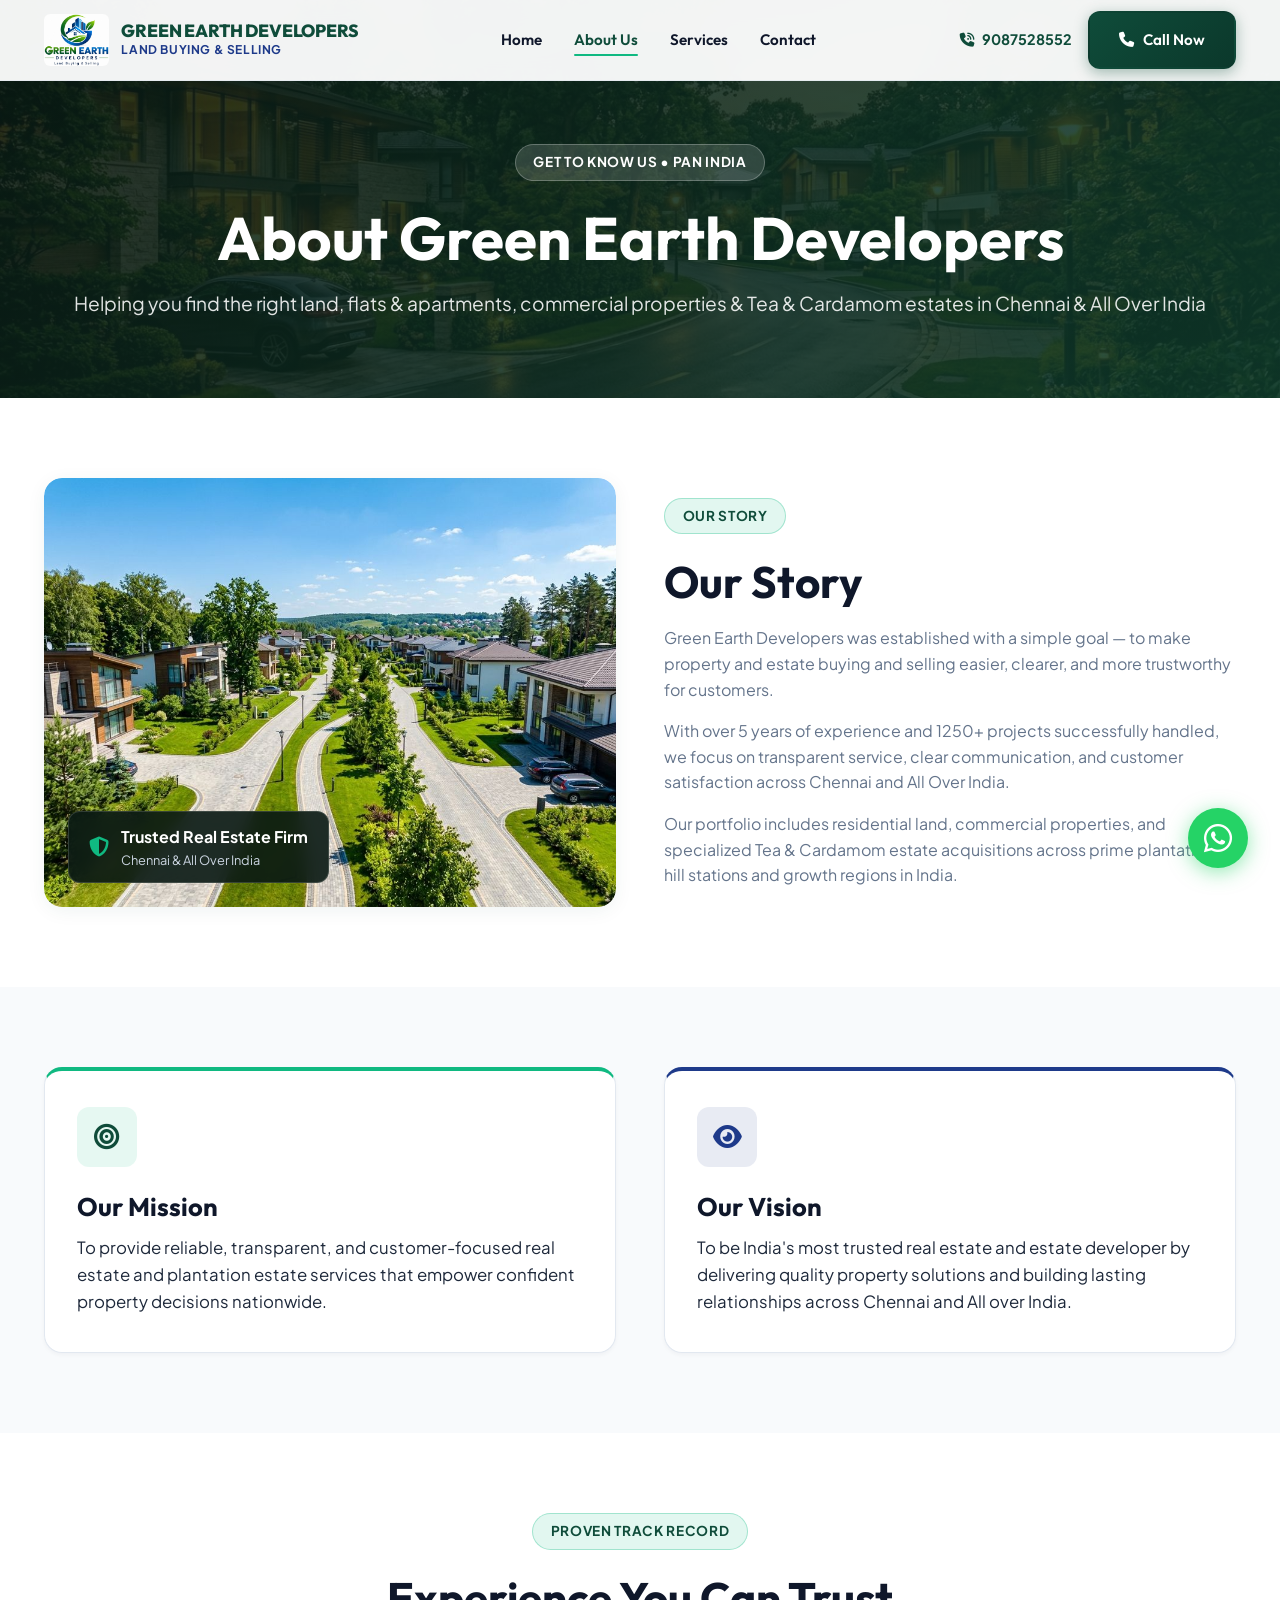
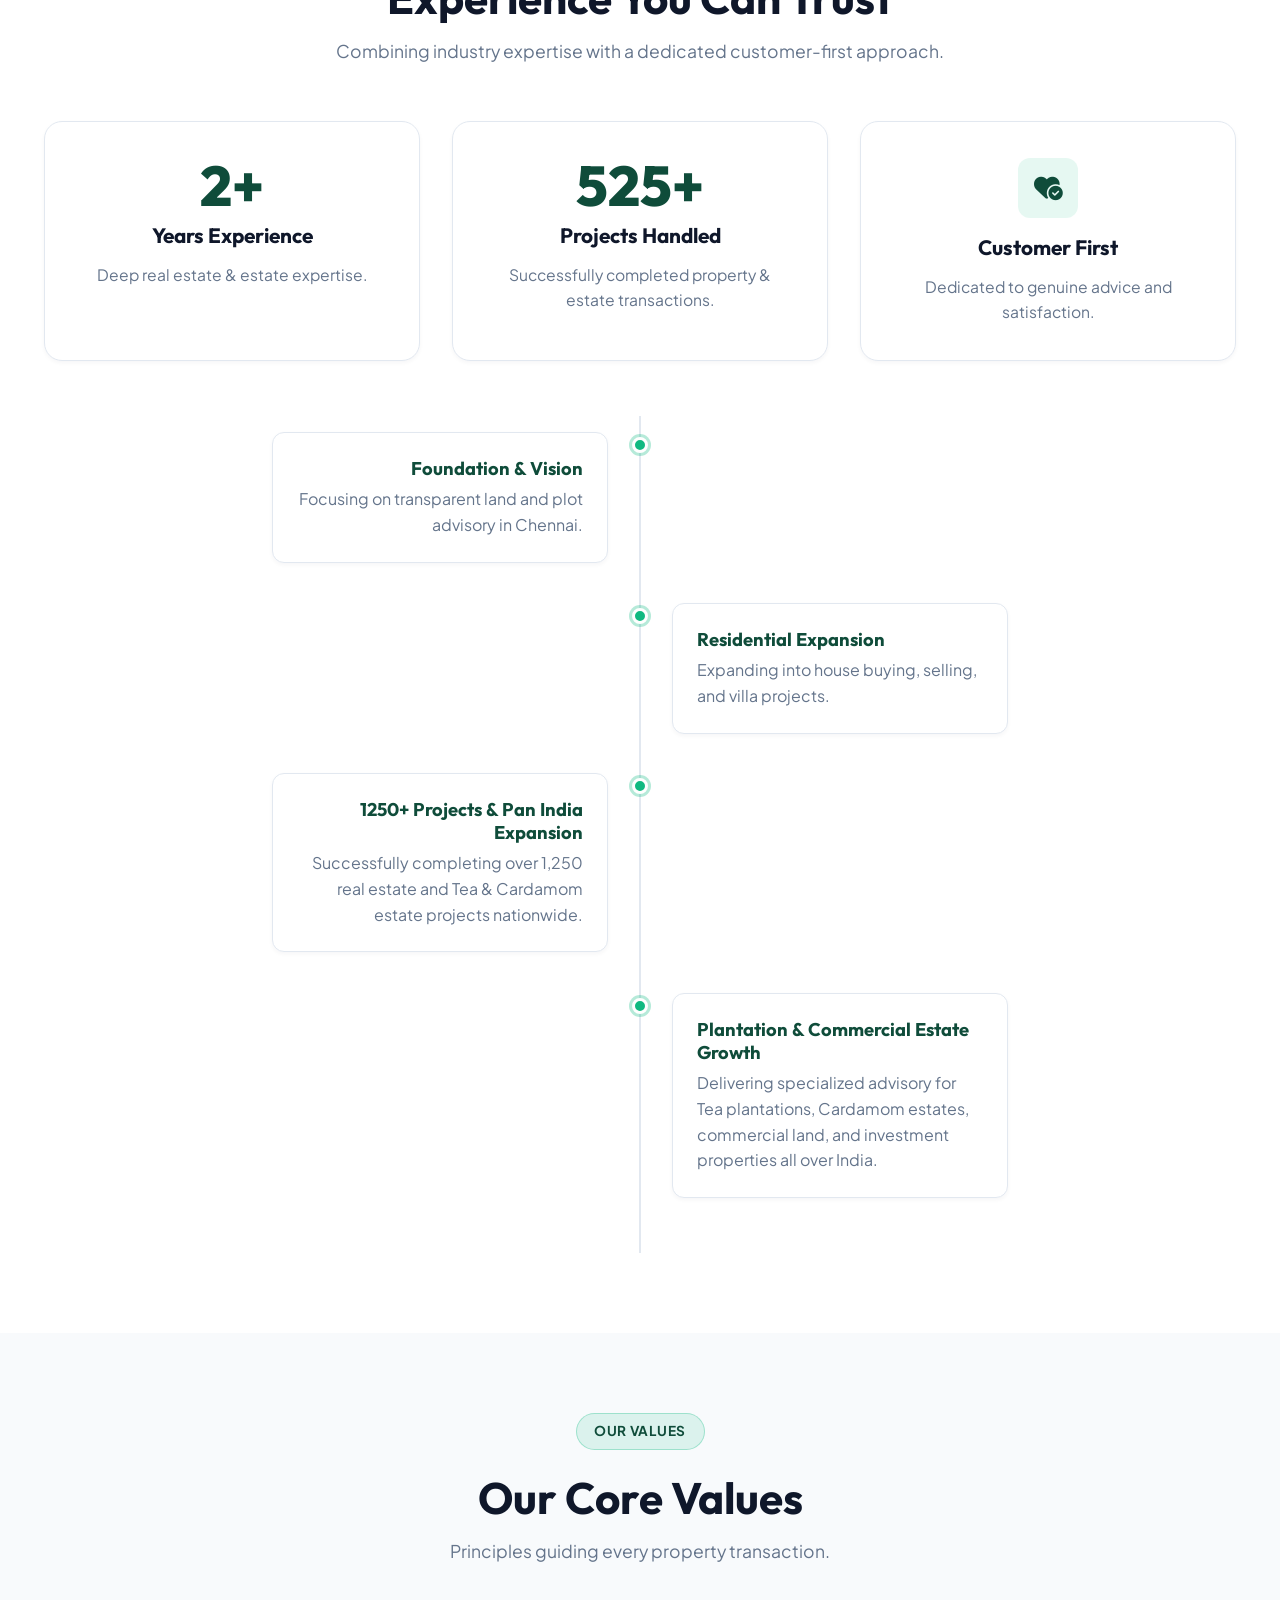
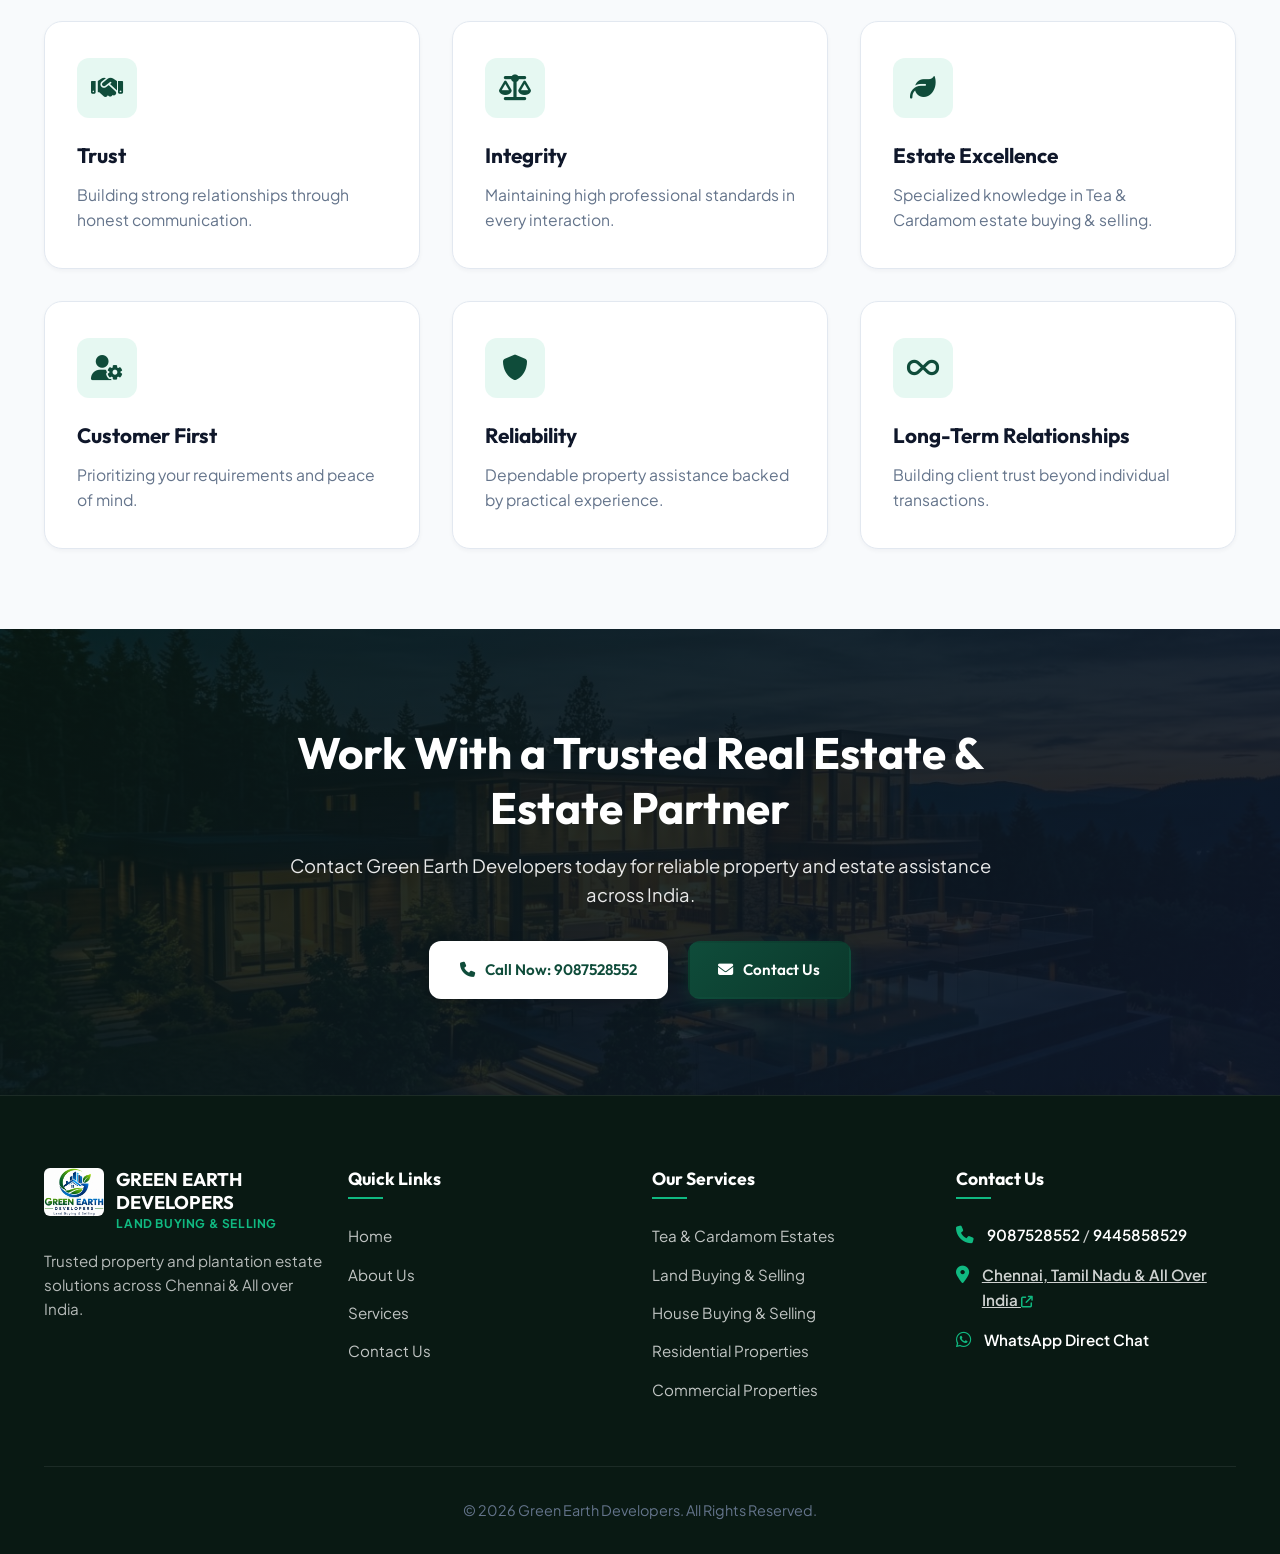
<file: about.html>
<!DOCTYPE html>
<html lang="en">
<head>
  <meta charset="UTF-8">
  <meta name="viewport" content="width=device-width, initial-scale=1.0">
  <title>About Green Earth Developers | Real Estate & Estate Firm Chennai & All Over India</title>
  <meta name="description" content="Learn about Green Earth Developers - over 5 years of experience and 1250+ projects in land, residential property, and tea & cardamom estates across Chennai and All over India.">
  
  <link rel="icon" type="image/jpeg" href="logo.jpg">
  <link rel="preconnect" href="https://cdnjs.cloudflare.com" crossorigin>
  <link rel="stylesheet" href="https://cdnjs.cloudflare.com/ajax/libs/font-awesome/6.4.0/css/all.min.css">
  <link rel="stylesheet" href="styles.css">
</head>
<body>

  <!-- STICKY HEADER -->
  <header class="header">
    <div class="container header-container">
      <a href="index.html" class="brand-logo">
        <img src="logo.jpg" alt="Green Earth Developers Logo">
        <div class="brand-info">
          <span class="brand-title">GREEN EARTH DEVELOPERS</span>
          <span class="brand-tagline">Land Buying & Selling</span>
        </div>
      </a>

      <nav>
        <ul class="nav-menu">
          <li><a href="index.html" class="nav-link">Home</a></li>
          <li><a href="about.html" class="nav-link active">About Us</a></li>
          <li><a href="services.html" class="nav-link">Services</a></li>
          <li><a href="contact.html" class="nav-link">Contact</a></li>
        </ul>
      </nav>

      <div class="header-right">
        <a href="tel:9087528552" class="phone-quick-link">
          <i class="fa-solid fa-phone-volume"></i> 9087528552
        </a>
        <a href="tel:9087528552" class="btn btn-primary">
          <i class="fa-solid fa-phone"></i> Call Now
        </a>
        <button class="mobile-toggle" aria-label="Toggle Menu">
          <i class="fa-solid fa-bars-staggered"></i>
        </button>
      </div>
    </div>
  </header>

  <!-- MOBILE DRAWER -->
  <div class="drawer-overlay"></div>
  <div class="mobile-drawer">
    <div class="drawer-header">
      <a href="index.html" class="brand-logo">
        <img src="logo.jpg" alt="Green Earth Logo">
        <div class="brand-info">
          <span class="brand-title">GREEN EARTH DEVELOPERS</span>
          <span class="brand-tagline">Land Buying & Selling</span>
        </div>
      </a>
      <button class="drawer-close" aria-label="Close Menu">
        <i class="fa-solid fa-xmark"></i>
      </button>
    </div>
    <ul class="drawer-menu">
      <li><a href="index.html" class="drawer-link">Home</a></li>
      <li><a href="about.html" class="drawer-link active">About Us</a></li>
      <li><a href="services.html" class="drawer-link">Services</a></li>
      <li><a href="contact.html" class="drawer-link">Contact</a></li>
    </ul>
    <div class="drawer-actions">
      <a href="tel:9087528552" class="btn btn-primary">
        <i class="fa-solid fa-phone"></i> Call Now: 9087528552
      </a>
      <a href="https://wa.me/919087528552?text=Hello%20Green%20Earth%20Developers,%20I%20have%20an%20enquiry." target="_blank" rel="noopener" class="btn btn-whatsapp">
        <i class="fa-brands fa-whatsapp"></i> WhatsApp Us
      </a>
    </div>
  </div>

  <!-- ABOUT HERO -->
  <section class="page-hero" style="background-image: url('hero-about.jpg');">
    <div class="page-hero-overlay"></div>
    <div class="container text-center">
      <span class="badge-pill badge-light">GET TO KNOW US &bull; PAN INDIA</span>
      <h1>About Green Earth Developers</h1>
      <p>Helping you find the right land, flats & apartments, commercial properties & Tea & Cardamom estates in Chennai & All Over India</p>
    </div>
  </section>

  <!-- OUR STORY -->
  <section class="section-padding" style="background-color: #FFFFFF;">
    <div class="container">
      <div class="grid-2">
        <div class="img-wrapper aspect-4-3" style="overflow: hidden; border-radius: var(--radius-lg); position: relative;">
          <video autoplay loop muted playsinline poster="intro-home.jpg" style="width: 100%; height: 100%; object-fit: cover; display: block; border-radius: var(--radius-lg);">
            <source src="about-video.mp4" type="video/mp4">
            <source src="1789659333573282.mp4" type="video/mp4">
            <img decoding="async" loading="lazy" src="intro-home.jpg" alt="Green Earth Housing Development">
          </video>
          <div class="img-badge">
            <i class="fa-solid fa-shield-halved"></i>
            <div>
              <strong>Trusted Real Estate Firm</strong>
              <div style="font-size: 0.8rem; color: #CBD5E1;">Chennai & All Over India</div>
            </div>
          </div>
        </div>

        <div>
          <span class="badge-pill">OUR STORY</span>
          <h2 style="margin-bottom: 1rem;">Our Story</h2>
          <p>Green Earth Developers was established with a simple goal — to make property and estate buying and selling easier, clearer, and more trustworthy for customers.</p>
          <p>With over 5 years of experience and 1250+ projects successfully handled, we focus on transparent service, clear communication, and customer satisfaction across Chennai and All Over India.</p>
          <p>Our portfolio includes residential land, commercial properties, and specialized Tea & Cardamom estate acquisitions across prime plantation hill stations and growth regions in India.</p>
        </div>
      </div>
    </div>
  </section>

  <!-- MISSION & VISION -->
  <section class="section-padding" style="background-color: var(--bg-light);">
    <div class="container">
      <div class="grid-2">
        <!-- MISSION CARD -->
        <div class="card" style="border-top: 4px solid var(--primary-accent);">
          <div class="card-icon"><i class="fa-solid fa-bullseye"></i></div>
          <h2 style="font-size: 1.6rem; margin-bottom: 0.75rem;">Our Mission</h2>
          <p style="font-size: 1.05rem; line-height: 1.6; color: var(--text-main);">To provide reliable, transparent, and customer-focused real estate and plantation estate services that empower confident property decisions nationwide.</p>
        </div>

        <!-- VISION CARD -->
        <div class="card" style="border-top: 4px solid var(--secondary-blue);">
          <div class="card-icon" style="background: rgba(30, 58, 138, 0.1); color: var(--secondary-blue);"><i class="fa-solid fa-eye"></i></div>
          <h2 style="font-size: 1.6rem; margin-bottom: 0.75rem;">Our Vision</h2>
          <p style="font-size: 1.05rem; line-height: 1.6; color: var(--text-main);">To be India's most trusted real estate and estate developer by delivering quality property solutions and building lasting relationships across Chennai and All over India.</p>
        </div>
      </div>
    </div>
  </section>

  <!-- OUR EXPERIENCE SECTION -->
  <section class="section-padding" style="background-color: #FFFFFF;">
    <div class="container">
      <div class="section-header text-center">
        <span class="badge-pill">PROVEN TRACK RECORD</span>
        <h2>Experience You Can Trust</h2>
        <p>Combining industry expertise with a dedicated customer-first approach.</p>
      </div>

      <div class="grid-3" style="margin-bottom: 3.5rem;">
        <div class="card text-center" style="align-items: center;">
          <div class="stat-number" style="font-size: 3.5rem; color: var(--primary-dark);" data-target="5+">5+</div>
          <h3>Years Experience</h3>
          <p>Deep real estate & estate expertise.</p>
        </div>

        <div class="card text-center" style="align-items: center;">
          <div class="stat-number" style="font-size: 3.5rem; color: var(--primary-dark);" data-target="1250+">1250+</div>
          <h3>Projects Handled</h3>
          <p>Successfully completed property & estate transactions.</p>
        </div>

        <div class="card text-center" style="align-items: center;">
          <div class="card-icon" style="margin-bottom: 1rem;"><i class="fa-solid fa-heart-circle-check"></i></div>
          <h3>Customer First</h3>
          <p>Dedicated to genuine advice and satisfaction.</p>
        </div>
      </div>

      <!-- TIMELINE -->
      <div class="timeline">
        <div class="timeline-item">
          <div class="timeline-dot"></div>
          <div class="timeline-content">
            <h4>Foundation & Vision</h4>
            <p>Focusing on transparent land and plot advisory in Chennai.</p>
          </div>
        </div>

        <div class="timeline-item">
          <div class="timeline-dot"></div>
          <div class="timeline-content">
            <h4>Residential Expansion</h4>
            <p>Expanding into house buying, selling, and villa projects.</p>
          </div>
        </div>

        <div class="timeline-item">
          <div class="timeline-dot"></div>
          <div class="timeline-content">
            <h4>1250+ Projects & Pan India Expansion</h4>
            <p>Successfully completing over 1,250 real estate and Tea & Cardamom estate projects nationwide.</p>
          </div>
        </div>

        <div class="timeline-item">
          <div class="timeline-dot"></div>
          <div class="timeline-content">
            <h4>Plantation & Commercial Estate Growth</h4>
            <p>Delivering specialized advisory for Tea plantations, Cardamom estates, commercial land, and investment properties all over India.</p>
          </div>
        </div>
      </div>
    </div>
  </section>

  <!-- CORE VALUES -->
  <section class="section-padding" style="background-color: var(--bg-light);">
    <div class="container">
      <div class="section-header text-center">
        <span class="badge-pill">OUR VALUES</span>
        <h2>Our Core Values</h2>
        <p>Principles guiding every property transaction.</p>
      </div>

      <div class="grid-3">
        <div class="card">
          <div class="card-icon"><i class="fa-solid fa-handshake"></i></div>
          <h3>Trust</h3>
          <p>Building strong relationships through honest communication.</p>
        </div>

        <div class="card">
          <div class="card-icon"><i class="fa-solid fa-scale-balanced"></i></div>
          <h3>Integrity</h3>
          <p>Maintaining high professional standards in every interaction.</p>
        </div>

        <div class="card">
          <div class="card-icon"><i class="fa-solid fa-leaf"></i></div>
          <h3>Estate Excellence</h3>
          <p>Specialized knowledge in Tea & Cardamom estate buying & selling.</p>
        </div>

        <div class="card">
          <div class="card-icon"><i class="fa-solid fa-user-gear"></i></div>
          <h3>Customer First</h3>
          <p>Prioritizing your requirements and peace of mind.</p>
        </div>

        <div class="card">
          <div class="card-icon"><i class="fa-solid fa-shield"></i></div>
          <h3>Reliability</h3>
          <p>Dependable property assistance backed by practical experience.</p>
        </div>

        <div class="card">
          <div class="card-icon"><i class="fa-solid fa-infinity"></i></div>
          <h3>Long-Term Relationships</h3>
          <p>Building client trust beyond individual transactions.</p>
        </div>
      </div>
    </div>
  </section>

  <!-- CTA BANNER -->
  <section class="cta-banner" style="background-image: url('cta-bg.jpg');">
    <div class="cta-overlay"></div>
    <div class="container text-center">
      <h2>Work With a Trusted Real Estate & Estate Partner</h2>
      <p>Contact Green Earth Developers today for reliable property and estate assistance across India.</p>
      <div class="cta-btns">
        <a href="tel:9087528552" class="btn btn-white">
          <i class="fa-solid fa-phone"></i> Call Now: 9087528552
        </a>
        <a href="contact.html" class="btn btn-primary">
          <i class="fa-solid fa-envelope"></i> Contact Us
        </a>
      </div>
    </div>
  </section>

  <!-- FOOTER -->
  <footer class="footer">
    <div class="container">
      <div class="grid-4" style="align-items: start;">
        <div class="footer-brand">
          <a href="index.html" style="display: flex; align-items: center; gap: 0.75rem; margin-bottom: 1rem;">
            <img decoding="async" loading="lazy" src="logo.jpg" alt="Green Earth Logo" style="height: 48px; border-radius: 6px;">
            <div>
              <h3 style="margin: 0; color: #FFF; font-size: 1.15rem;">GREEN EARTH DEVELOPERS</h3>
              <p class="tagline" style="margin: 0; font-size: 0.75rem;">Land Buying & Selling</p>
            </div>
          </a>
          <p class="footer-desc">Trusted property and plantation estate solutions across Chennai & All over India.</p>
        </div>

        <div>
          <h4 class="footer-title">Quick Links</h4>
          <ul class="footer-links">
            <li><a href="index.html">Home</a></li>
            <li><a href="about.html">About Us</a></li>
            <li><a href="services.html">Services</a></li>
            <li><a href="contact.html">Contact Us</a></li>
          </ul>
        </div>

        <div>
          <h4 class="footer-title">Our Services</h4>
          <ul class="footer-links">
            <li><a href="services.html">Tea & Cardamom Estates</a></li>
            <li><a href="services.html">Land Buying & Selling</a></li>
            <li><a href="services.html">House Buying & Selling</a></li>
            <li><a href="services.html">Residential Properties</a></li>
            <li><a href="services.html">Commercial Properties</a></li>
          </ul>
        </div>

        <div>
          <h4 class="footer-title">Contact Us</h4>
          <ul class="footer-contact-list">
            <li class="footer-contact-item">
              <i class="fa-solid fa-phone"></i>
              <div>
                <a href="tel:9087528552">9087528552</a> / <a href="tel:9445858529">9445858529</a>
              </div>
            </li>
            <li class="footer-contact-item">
              <i class="fa-solid fa-location-dot"></i>
              <div>
                <a href="https://maps.app.goo.gl/vcn4dtseE9NM3REn7" target="_blank" rel="noopener" style="color: inherit; text-decoration: underline;">
                  Chennai, Tamil Nadu & All Over India <i class="fa-solid fa-arrow-up-right-from-square" style="font-size: 0.75rem;"></i>
                </a>
              </div>
            </li>
            <li class="footer-contact-item">
              <i class="fa-brands fa-whatsapp"></i>
              <div><a href="https://wa.me/919087528552" target="_blank" rel="noopener">WhatsApp Direct Chat</a></div>
            </li>
          </ul>
        </div>
      </div>

      <div class="footer-bottom">
        <p>&copy; 2026 Green Earth Developers. All Rights Reserved.</p>
      </div>
    </div>
  </footer>

  <!-- FLOATING WHATSAPP BUTTON -->
  <a href="https://wa.me/919087528552?text=Hello%20Green%20Earth%20Developers,%20I%20want%20to%20know%20more%20about%20your%20company." target="_blank" rel="noopener" class="floating-whatsapp" aria-label="Chat on WhatsApp">
    <i class="fa-brands fa-whatsapp"></i>
  </a>

  <script src="main.js" defer></script>
</body>
</html>
</file>
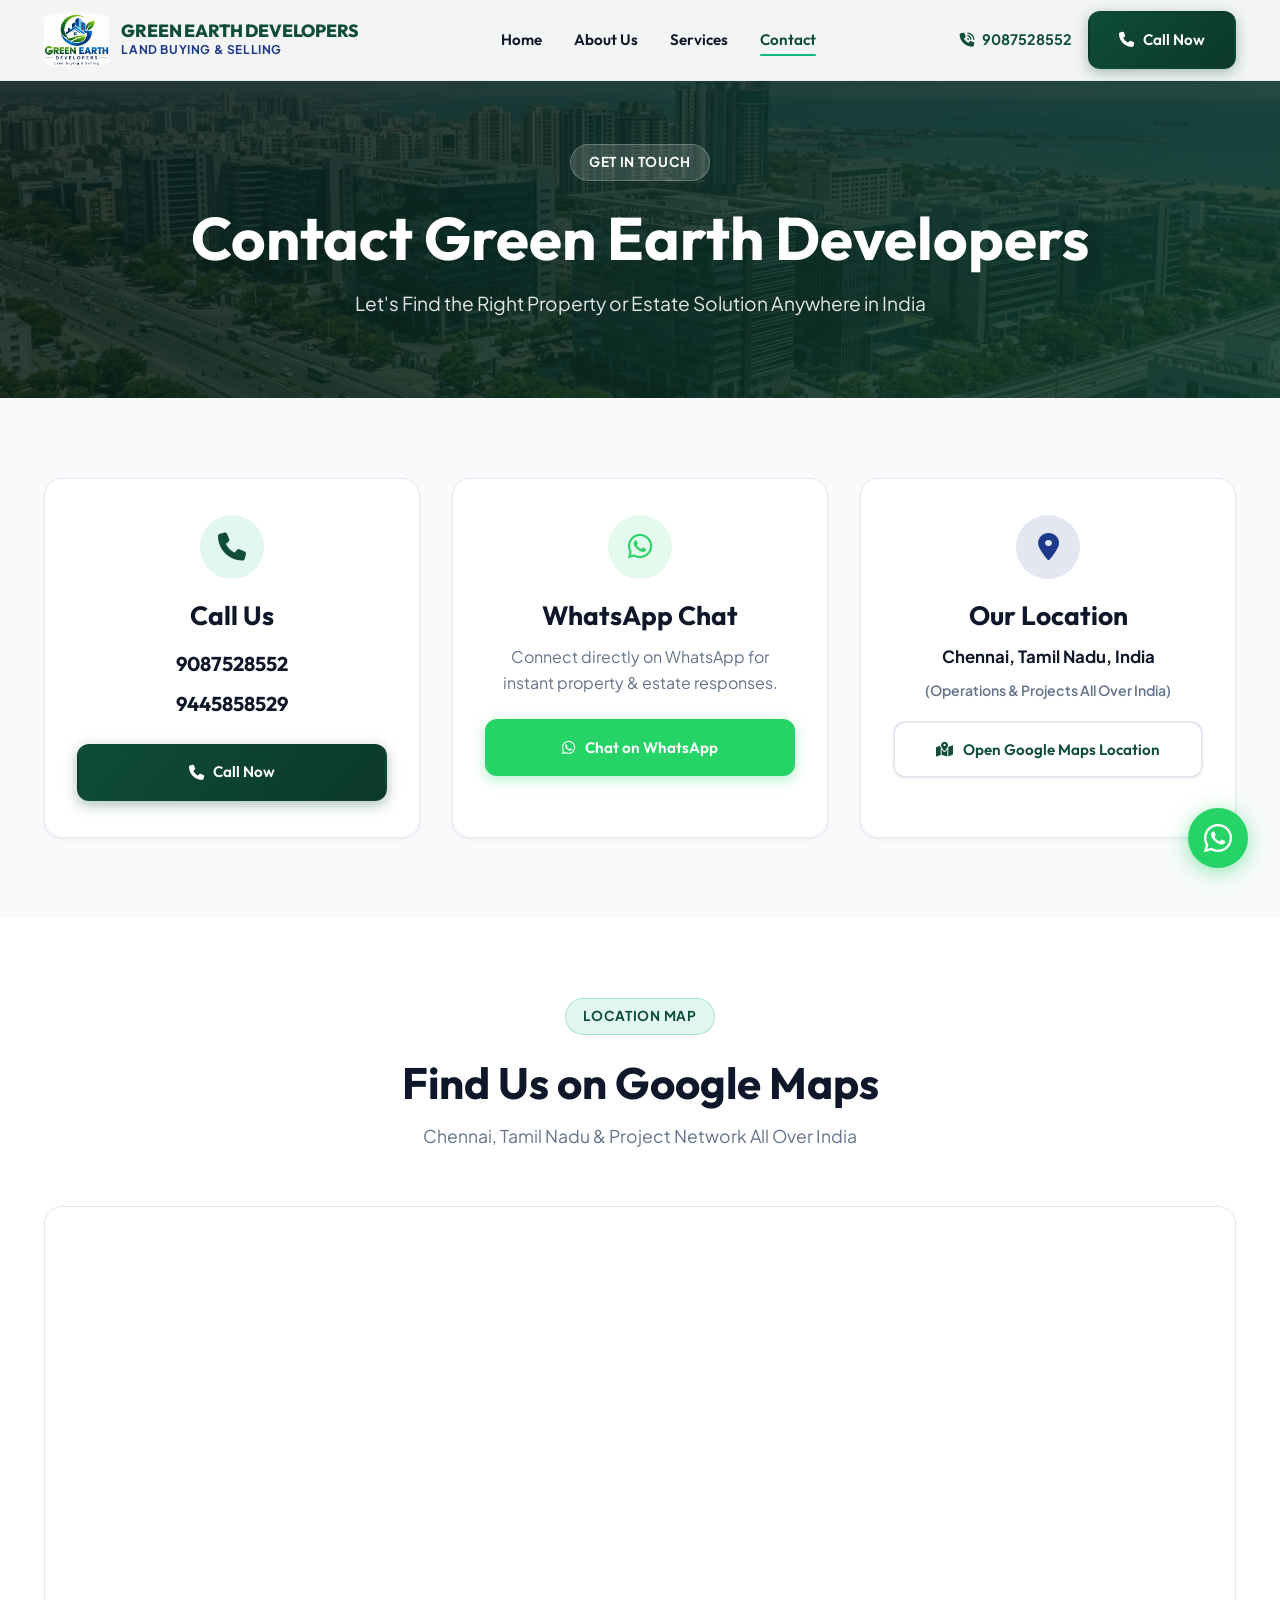
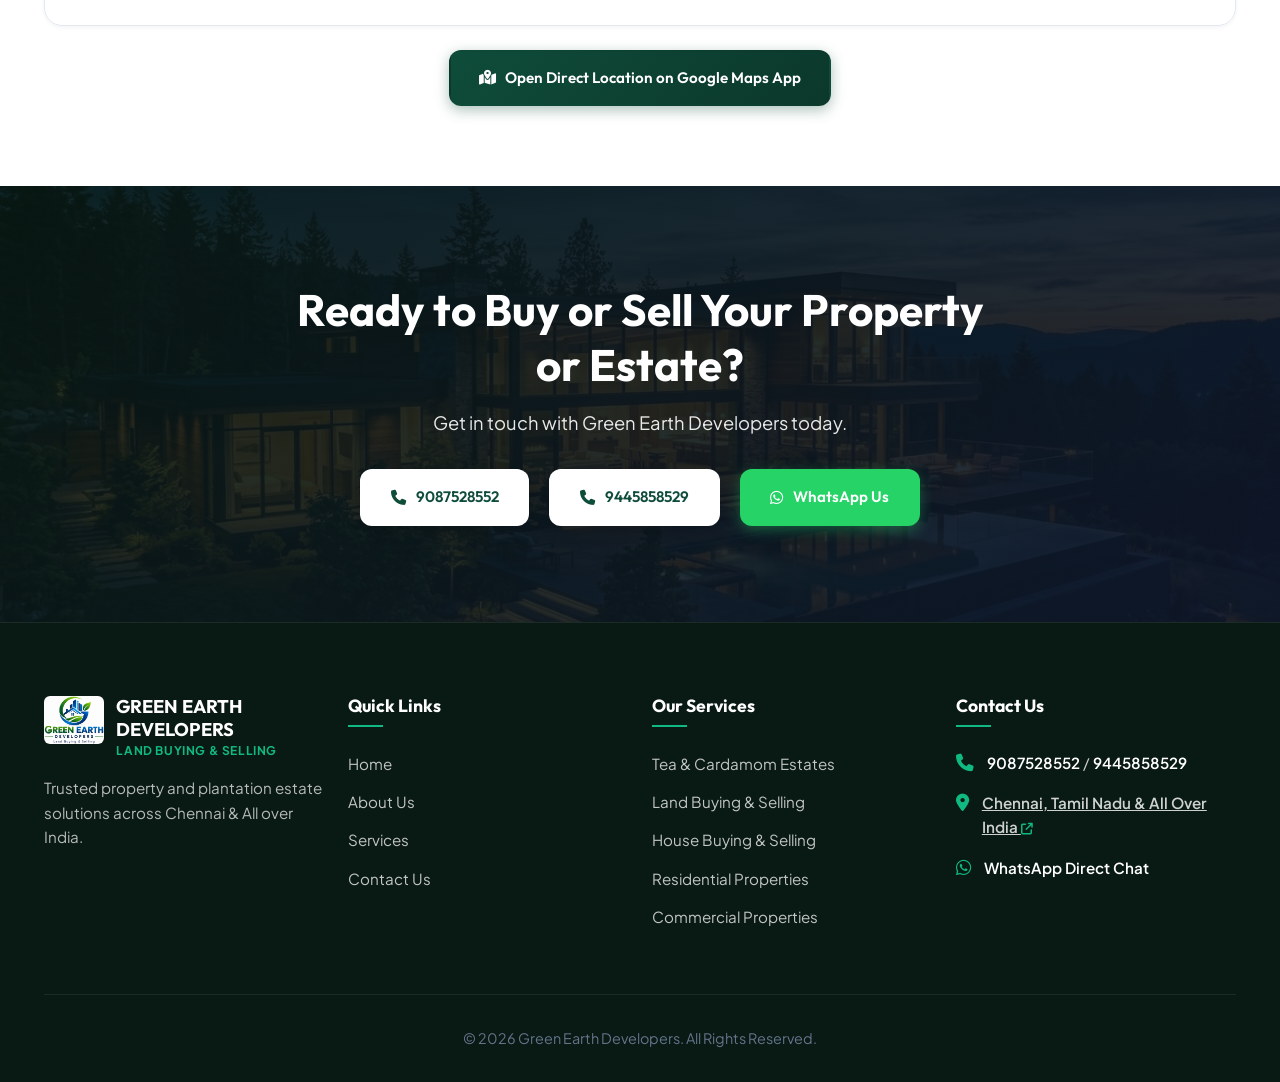
<file: contact.html>
<!DOCTYPE html>
<html lang="en">
<head>
  <meta charset="UTF-8">
  <meta name="viewport" content="width=device-width, initial-scale=1.0">
  <title>Contact Green Earth Developers | Chennai & All Over India</title>
  <meta name="description" content="Contact Green Earth Developers in Chennai & All over India. Call 9087528552 or 9445858529 for land, property, and tea & cardamom estate inquiries.">
  
  <link rel="icon" type="image/jpeg" href="logo.jpg">
  <link rel="preconnect" href="https://cdnjs.cloudflare.com" crossorigin>
  <link rel="stylesheet" href="https://cdnjs.cloudflare.com/ajax/libs/font-awesome/6.4.0/css/all.min.css">
  <link rel="stylesheet" href="styles.css">
</head>
<body>

  <!-- STICKY HEADER -->
  <header class="header">
    <div class="container header-container">
      <a href="index.html" class="brand-logo">
        <img src="logo.jpg" alt="Green Earth Developers Logo">
        <div class="brand-info">
          <span class="brand-title">GREEN EARTH DEVELOPERS</span>
          <span class="brand-tagline">Land Buying & Selling</span>
        </div>
      </a>

      <nav>
        <ul class="nav-menu">
          <li><a href="index.html" class="nav-link">Home</a></li>
          <li><a href="about.html" class="nav-link">About Us</a></li>
          <li><a href="services.html" class="nav-link">Services</a></li>
          <li><a href="contact.html" class="nav-link active">Contact</a></li>
        </ul>
      </nav>

      <div class="header-right">
        <a href="tel:9087528552" class="phone-quick-link">
          <i class="fa-solid fa-phone-volume"></i> 9087528552
        </a>
        <a href="tel:9087528552" class="btn btn-primary">
          <i class="fa-solid fa-phone"></i> Call Now
        </a>
        <button class="mobile-toggle" aria-label="Toggle Menu">
          <i class="fa-solid fa-bars-staggered"></i>
        </button>
      </div>
    </div>
  </header>

  <!-- MOBILE DRAWER -->
  <div class="drawer-overlay"></div>
  <div class="mobile-drawer">
    <div class="drawer-header">
      <a href="index.html" class="brand-logo">
        <img src="logo.jpg" alt="Green Earth Logo">
        <div class="brand-info">
          <span class="brand-title">GREEN EARTH DEVELOPERS</span>
          <span class="brand-tagline">Land Buying & Selling</span>
        </div>
      </a>
      <button class="drawer-close" aria-label="Close Menu">
        <i class="fa-solid fa-xmark"></i>
      </button>
    </div>
    <ul class="drawer-menu">
      <li><a href="index.html" class="drawer-link">Home</a></li>
      <li><a href="about.html" class="drawer-link">About Us</a></li>
      <li><a href="services.html" class="drawer-link">Services</a></li>
      <li><a href="contact.html" class="drawer-link active">Contact</a></li>
    </ul>
    <div class="drawer-actions">
      <a href="tel:9087528552" class="btn btn-primary">
        <i class="fa-solid fa-phone"></i> Call Now: 9087528552
      </a>
      <a href="https://wa.me/919087528552?text=Hello%20Green%20Earth%20Developers,%20I%20want%20to%20get%20in%20touch." target="_blank" rel="noopener" class="btn btn-whatsapp">
        <i class="fa-brands fa-whatsapp"></i> WhatsApp Us
      </a>
    </div>
  </div>

  <!-- CONTACT HERO -->
  <section class="page-hero" style="background-image: url('hero-contact.jpg');">
    <div class="page-hero-overlay"></div>
    <div class="container text-center">
      <span class="badge-pill badge-light">GET IN TOUCH</span>
      <h1>Contact Green Earth Developers</h1>
      <p>Let's Find the Right Property or Estate Solution Anywhere in India</p>
    </div>
  </section>

  <!-- CONTACT CARDS -->
  <section class="section-padding" style="background-color: var(--bg-light);">
    <div class="container">
      <div class="grid-3">
        <!-- CALL US CARD -->
        <div class="contact-info-card">
          <div class="contact-icon"><i class="fa-solid fa-phone"></i></div>
          <h3>Call Us</h3>
          <div class="phone-numbers">
            <a href="tel:9087528552">9087528552</a>
            <a href="tel:9445858529">9445858529</a>
          </div>
          <a href="tel:9087528552" class="btn btn-primary" style="width: 100%;">
            <i class="fa-solid fa-phone"></i> Call Now
          </a>
        </div>

        <!-- WHATSAPP CARD -->
        <div class="contact-info-card">
          <div class="contact-icon" style="background: rgba(37, 211, 102, 0.12); color: #25D366;">
            <i class="fa-brands fa-whatsapp"></i>
          </div>
          <h3>WhatsApp Chat</h3>
          <p style="margin: 0.75rem 0 1.5rem 0;">Connect directly on WhatsApp for instant property & estate responses.</p>
          <a href="https://wa.me/919087528552?text=Hello%20Green%20Earth%20Developers,%20I%20have%20a%20property%20enquiry." target="_blank" rel="noopener" class="btn btn-whatsapp" style="width: 100%;">
            <i class="fa-brands fa-whatsapp"></i> Chat on WhatsApp
          </a>
        </div>

        <!-- LOCATION CARD -->
        <div class="contact-info-card">
          <div class="contact-icon" style="background: rgba(30, 58, 138, 0.12); color: var(--secondary-blue);">
            <i class="fa-solid fa-location-dot"></i>
          </div>
          <h3>Our Location</h3>
          <p style="margin: 0.75rem 0 0.5rem 0; font-weight: 700; color: var(--dark-navy); font-size: 1.05rem;">
            Chennai, Tamil Nadu, India
          </p>
          <p style="margin: 0 0 1.25rem 0; font-size: 0.88rem; color: var(--text-muted); font-weight: 600;">
            (Operations & Projects All Over India)
          </p>
          <a href="https://maps.app.goo.gl/vcn4dtseE9NM3REn7" target="_blank" rel="noopener" class="btn btn-secondary" style="width: 100%;">
            <i class="fa-solid fa-map-location-dot"></i> Open Google Maps Location
          </a>
        </div>
      </div>
    </div>
  </section>

  <!-- GOOGLE MAPS SECTION -->
  <section id="mapSection" class="section-padding" style="background-color: #FFFFFF;">
    <div class="container">
      <div class="section-header text-center">
        <span class="badge-pill">LOCATION MAP</span>
        <h2>Find Us on Google Maps</h2>
        <p>Chennai, Tamil Nadu & Project Network All Over India</p>
      </div>

      <div class="map-container">
        <iframe 
          title="Green Earth Developers Location Map"
          src="https://www.google.com/maps/embed?pb=!1m17!1m12!1m3!1d3885.610065308682!2d80.1997721!3d13.123871!2m3!1f0!2f0!3f0!3m2!1i1024!2i768!4f13.1!3m2!1m1!2zMTPCsDA3JzI1LjkiTiA4MMKwMTInMDguNSJF!5e0!3m2!1sen!2sin!4v1700000000000!5m2!1sen!2sin" 
          allowfullscreen="" 
          loading="lazy" 
          referrerpolicy="no-referrer-when-downgrade">
        </iframe>
      </div>

      <div class="text-center" style="margin-top: 1.5rem;">
        <a href="https://maps.app.goo.gl/vcn4dtseE9NM3REn7" target="_blank" rel="noopener" class="btn btn-primary" style="padding: 0.85rem 1.75rem;">
          <i class="fa-solid fa-map-location-dot"></i> Open Direct Location on Google Maps App
        </a>
      </div>
    </div>
  </section>



  <!-- FINAL CONTACT CTA -->
  <section class="cta-banner" style="background-image: url('cta-bg.jpg');">
    <div class="cta-overlay"></div>
    <div class="container text-center">
      <h2>Ready to Buy or Sell Your Property or Estate?</h2>
      <p>Get in touch with Green Earth Developers today.</p>
      <div class="cta-btns">
        <a href="tel:9087528552" class="btn btn-white">
          <i class="fa-solid fa-phone"></i> 9087528552
        </a>
        <a href="tel:9445858529" class="btn btn-white">
          <i class="fa-solid fa-phone"></i> 9445858529
        </a>
        <a href="https://wa.me/919087528552?text=Hello%20Green%20Earth%20Developers,%20I%20am%20ready%20to%20buy/sell." target="_blank" rel="noopener" class="btn btn-whatsapp">
          <i class="fa-brands fa-whatsapp"></i> WhatsApp Us
        </a>
      </div>
    </div>
  </section>

  <!-- FOOTER -->
  <footer class="footer">
    <div class="container">
      <div class="grid-4" style="align-items: start;">
        <div class="footer-brand">
          <a href="index.html" style="display: flex; align-items: center; gap: 0.75rem; margin-bottom: 1rem;">
            <img decoding="async" loading="lazy" src="logo.jpg" alt="Green Earth Logo" style="height: 48px; border-radius: 6px;">
            <div>
              <h3 style="margin: 0; color: #FFF; font-size: 1.15rem;">GREEN EARTH DEVELOPERS</h3>
              <p class="tagline" style="margin: 0; font-size: 0.75rem;">Land Buying & Selling</p>
            </div>
          </a>
          <p class="footer-desc">Trusted property and plantation estate solutions across Chennai & All over India.</p>
        </div>

        <div>
          <h4 class="footer-title">Quick Links</h4>
          <ul class="footer-links">
            <li><a href="index.html">Home</a></li>
            <li><a href="about.html">About Us</a></li>
            <li><a href="services.html">Services</a></li>
            <li><a href="contact.html">Contact Us</a></li>
          </ul>
        </div>

        <div>
          <h4 class="footer-title">Our Services</h4>
          <ul class="footer-links">
            <li><a href="services.html">Tea & Cardamom Estates</a></li>
            <li><a href="services.html">Land Buying & Selling</a></li>
            <li><a href="services.html">House Buying & Selling</a></li>
            <li><a href="services.html">Residential Properties</a></li>
            <li><a href="services.html">Commercial Properties</a></li>
          </ul>
        </div>

        <div>
          <h4 class="footer-title">Contact Us</h4>
          <ul class="footer-contact-list">
            <li class="footer-contact-item">
              <i class="fa-solid fa-phone"></i>
              <div>
                <a href="tel:9087528552">9087528552</a> / <a href="tel:9445858529">9445858529</a>
              </div>
            </li>
            <li class="footer-contact-item">
              <i class="fa-solid fa-location-dot"></i>
              <div>
                <a href="https://maps.app.goo.gl/vcn4dtseE9NM3REn7" target="_blank" rel="noopener" style="color: inherit; text-decoration: underline;">
                  Chennai, Tamil Nadu & All Over India <i class="fa-solid fa-arrow-up-right-from-square" style="font-size: 0.75rem;"></i>
                </a>
              </div>
            </li>
            <li class="footer-contact-item">
              <i class="fa-brands fa-whatsapp"></i>
              <div><a href="https://wa.me/919087528552" target="_blank" rel="noopener">WhatsApp Direct Chat</a></div>
            </li>
          </ul>
        </div>
      </div>

      <div class="footer-bottom">
        <p>&copy; 2026 Green Earth Developers. All Rights Reserved.</p>
      </div>
    </div>
  </footer>

  <!-- FLOATING WHATSAPP BUTTON -->
  <a href="https://wa.me/919087528552?text=Hello%20Green%20Earth%20Developers,%20I%20want%20to%20contact%20your%20team." target="_blank" rel="noopener" class="floating-whatsapp" aria-label="Chat on WhatsApp">
    <i class="fa-brands fa-whatsapp"></i>
  </a>

  <script src="main.js" defer></script>
</body>
</html>
</file>
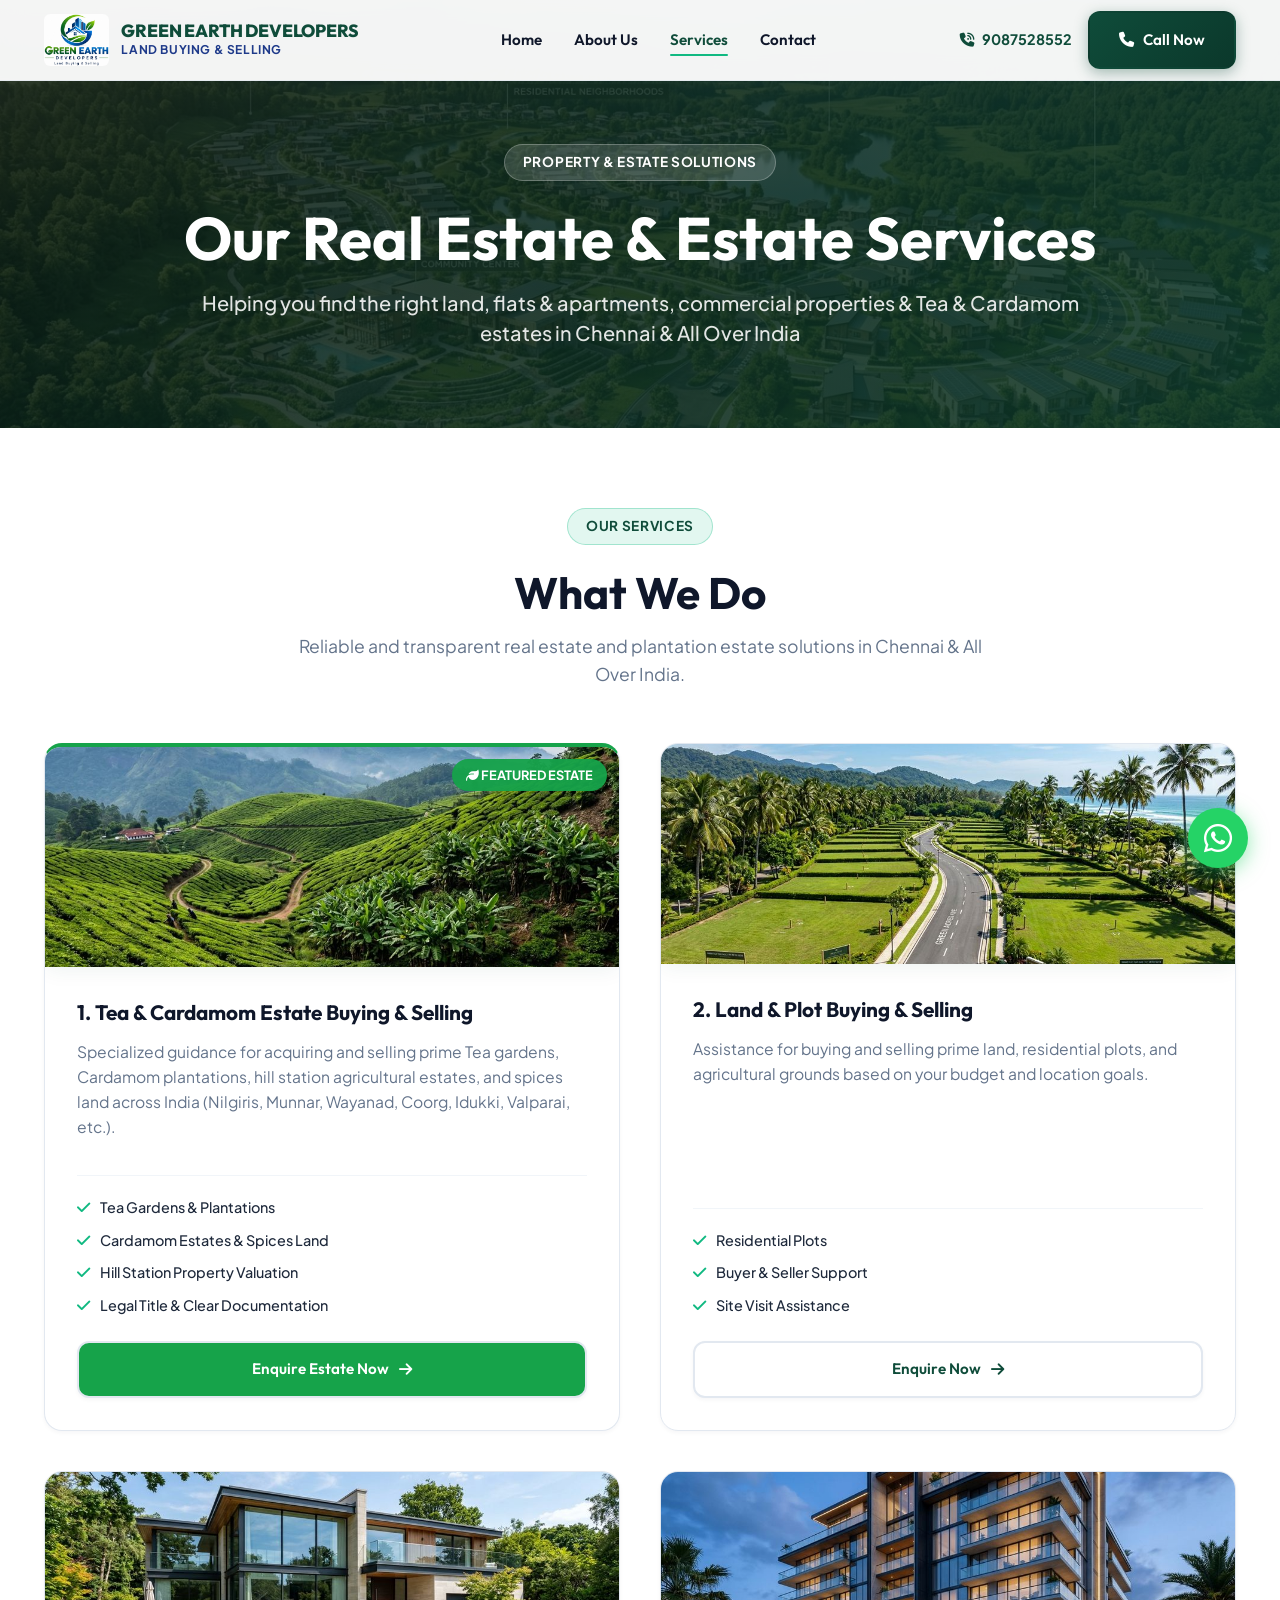
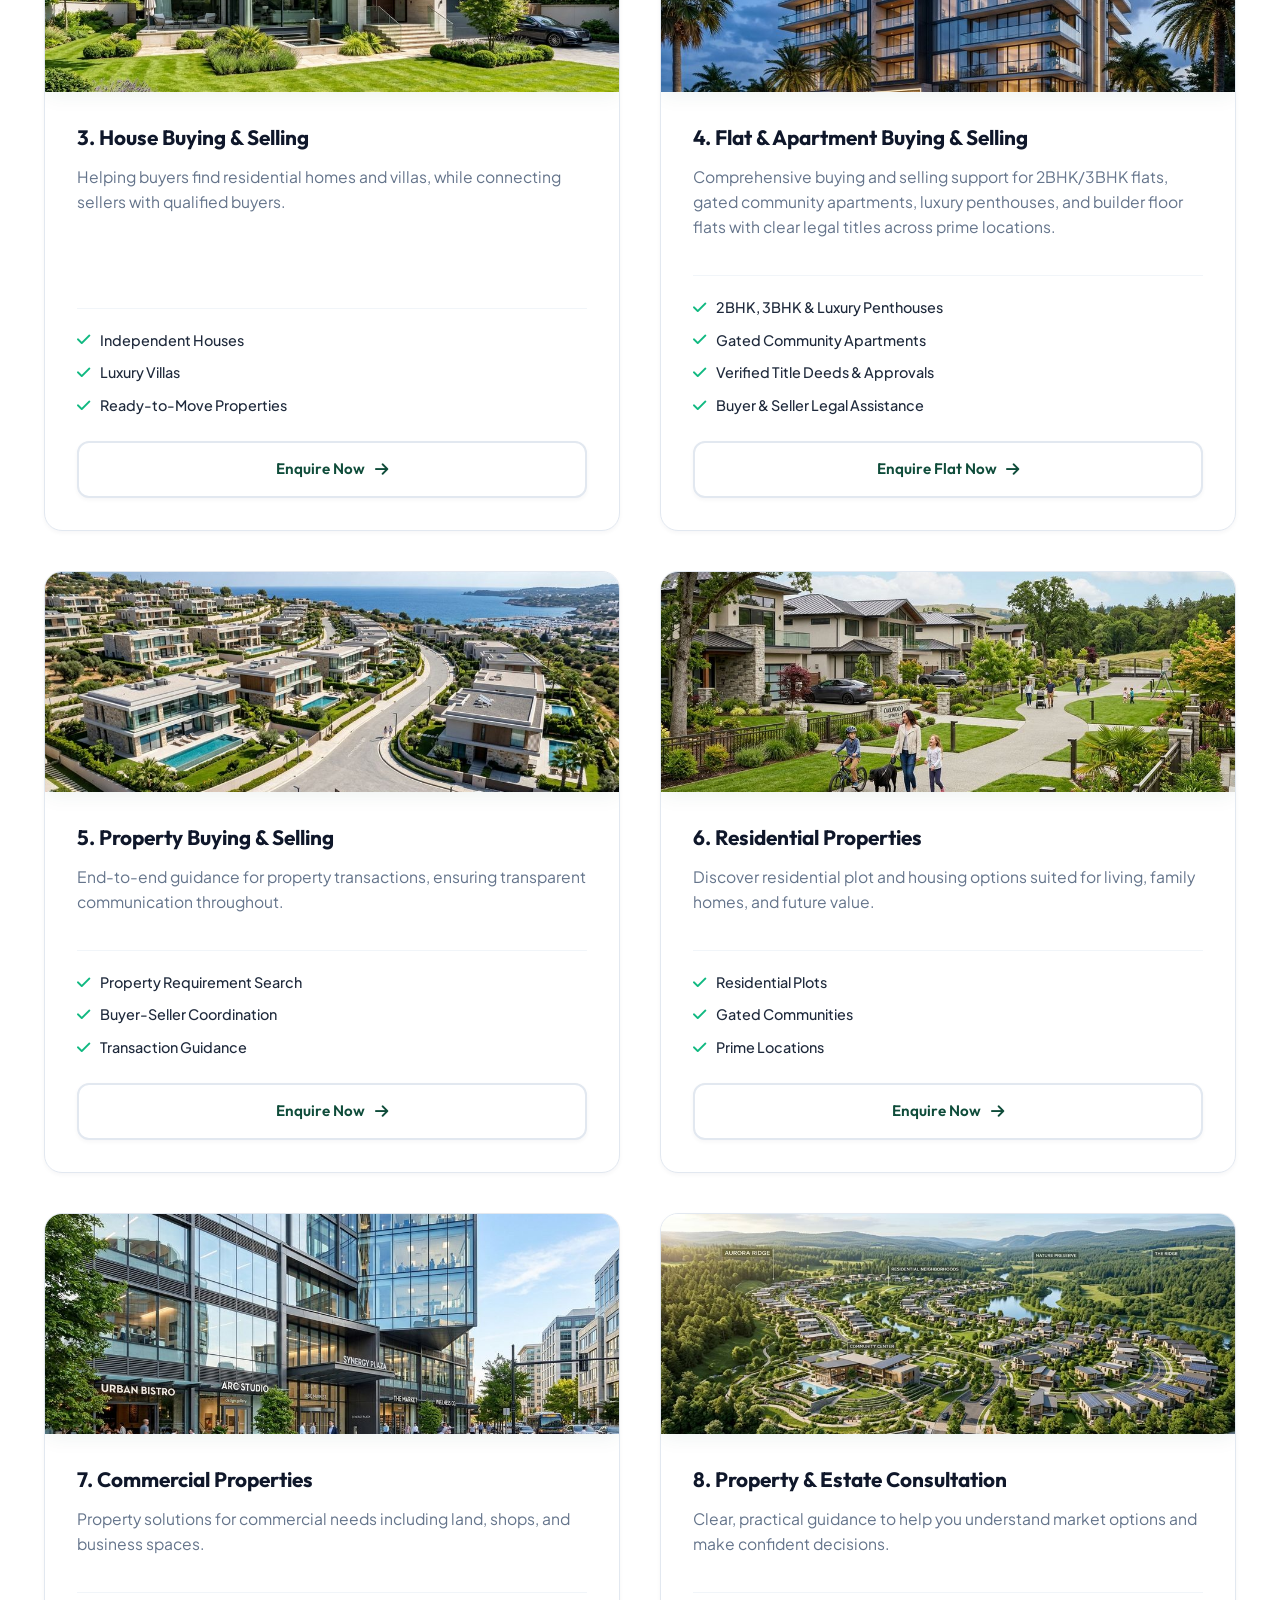
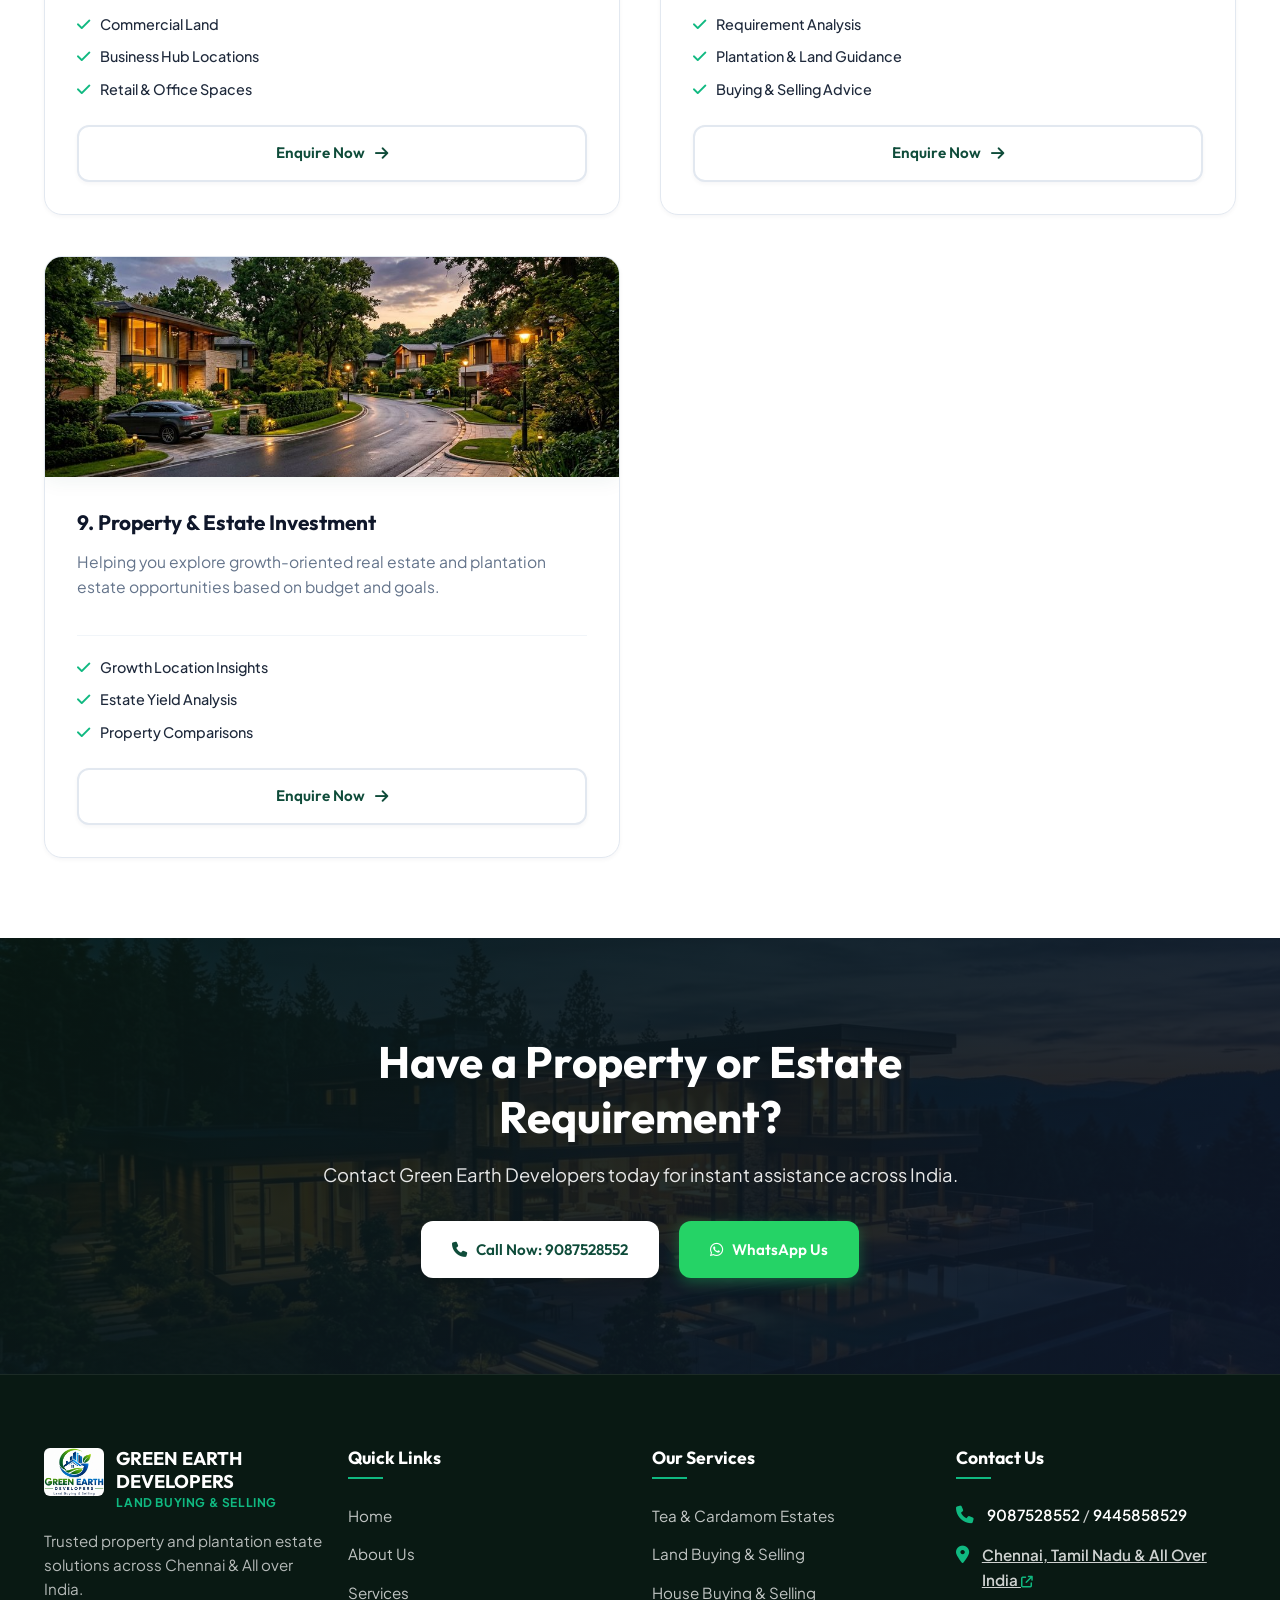
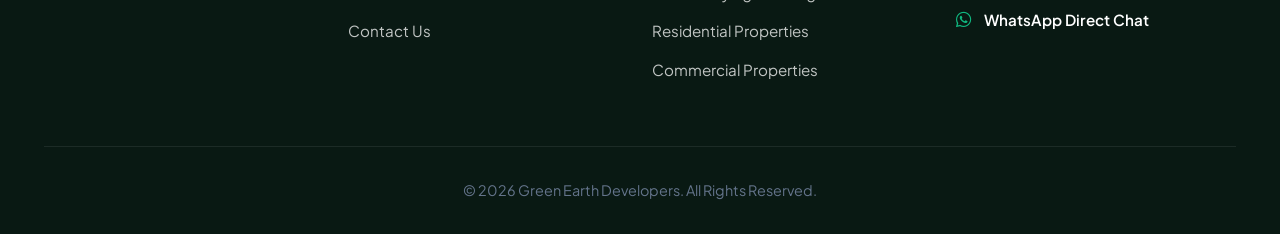
<file: services.html>
<!DOCTYPE html>
<html lang="en">
<head>
  <meta charset="UTF-8">
  <meta name="viewport" content="width=device-width, initial-scale=1.0">
  <title>Tea & Cardamom Estates & Real Estate Services | Green Earth Developers</title>
  <meta name="description" content="Tea & Cardamom Estate buying & selling, land, house, residential, and commercial real estate services across Chennai & All over India by Green Earth Developers.">
  
  <link rel="icon" type="image/jpeg" href="logo.jpg">
  <link rel="preconnect" href="https://cdnjs.cloudflare.com" crossorigin>
  <link rel="stylesheet" href="https://cdnjs.cloudflare.com/ajax/libs/font-awesome/6.4.0/css/all.min.css">
  <link rel="stylesheet" href="styles.css">
</head>
<body>

  <!-- STICKY HEADER -->
  <header class="header">
    <div class="container header-container">
      <a href="index.html" class="brand-logo">
        <img src="logo.jpg" alt="Green Earth Developers Logo">
        <div class="brand-info">
          <span class="brand-title">GREEN EARTH DEVELOPERS</span>
          <span class="brand-tagline">Land Buying & Selling</span>
        </div>
      </a>

      <nav>
        <ul class="nav-menu">
          <li><a href="index.html" class="nav-link">Home</a></li>
          <li><a href="about.html" class="nav-link">About Us</a></li>
          <li><a href="services.html" class="nav-link active">Services</a></li>
          <li><a href="contact.html" class="nav-link">Contact</a></li>
        </ul>
      </nav>

      <div class="header-right">
        <a href="tel:9087528552" class="phone-quick-link">
          <i class="fa-solid fa-phone-volume"></i> 9087528552
        </a>
        <a href="tel:9087528552" class="btn btn-primary">
          <i class="fa-solid fa-phone"></i> Call Now
        </a>
        <button class="mobile-toggle" aria-label="Toggle Menu">
          <i class="fa-solid fa-bars-staggered"></i>
        </button>
      </div>
    </div>
  </header>

  <!-- MOBILE DRAWER -->
  <div class="drawer-overlay"></div>
  <div class="mobile-drawer">
    <div class="drawer-header">
      <a href="index.html" class="brand-logo">
        <img src="logo.jpg" alt="Green Earth Logo">
        <div class="brand-info">
          <span class="brand-title">GREEN EARTH DEVELOPERS</span>
          <span class="brand-tagline">Land Buying & Selling</span>
        </div>
      </a>
      <button class="drawer-close" aria-label="Close Menu">
        <i class="fa-solid fa-xmark"></i>
      </button>
    </div>
    <ul class="drawer-menu">
      <li><a href="index.html" class="drawer-link">Home</a></li>
      <li><a href="about.html" class="drawer-link">About Us</a></li>
      <li><a href="services.html" class="drawer-link active">Services</a></li>
      <li><a href="contact.html" class="drawer-link">Contact</a></li>
    </ul>
    <div class="drawer-actions">
      <a href="tel:9087528552" class="btn btn-primary">
        <i class="fa-solid fa-phone"></i> Call Now: 9087528552
      </a>
      <a href="https://wa.me/919087528552?text=Hello%20Green%20Earth%20Developers,%20I%20have%20a%20service%20enquiry." target="_blank" rel="noopener" class="btn btn-whatsapp">
        <i class="fa-brands fa-whatsapp"></i> WhatsApp Us
      </a>
    </div>
  </div>

  <!-- SERVICES HERO -->
  <section class="page-hero" style="background-image: url('hero-services.jpg');">
    <div class="page-hero-overlay"></div>
    <div class="container text-center">
      <span class="badge-pill badge-light">PROPERTY & ESTATE SOLUTIONS</span>
      <h1>Our Real Estate & Estate Services</h1>
      <p style="font-size: 1.25rem; font-weight: 500; max-width: 900px; margin: 0.75rem auto 0; line-height: 1.5;">Helping you find the right land, flats & apartments, commercial properties & Tea & Cardamom estates in Chennai & All Over India</p>
    </div>
  </section>

  <!-- DETAILED SERVICES GRID WITH IMAGES -->
  <section class="section-padding" style="background-color: #FFFFFF;">
    <div class="container">
      <div class="section-header text-center">
        <span class="badge-pill">OUR SERVICES</span>
        <h2>What We Do</h2>
        <p>Reliable and transparent real estate and plantation estate solutions in Chennai & All Over India.</p>
      </div>

      <div class="grid-2" style="gap: 2.5rem; align-items: stretch;">
        
        <!-- SERVICE 1: TEA & CARDAMOM ESTATE -->
        <div class="card" style="padding: 0; overflow: hidden; border-top: 4px solid #16a34a;">
          <div class="img-wrapper" style="border-radius: 0; height: 220px; position: relative;">
            <img decoding="async" loading="lazy" src="service-tea-cardamom.jpg" alt="Tea and Cardamom Estate Buying and Selling">
            <span style="position: absolute; top: 12px; right: 12px; background: rgba(22, 163, 74, 0.95); color: #fff; padding: 6px 14px; border-radius: 20px; font-size: 0.8rem; font-weight: 700; text-transform: uppercase;">
              <i class="fa-solid fa-leaf"></i> Featured Estate
            </span>
          </div>
          <div style="padding: 2rem; display: flex; flex-direction: column; flex-grow: 1;">
            <h3>1. Tea & Cardamom Estate Buying & Selling</h3>
            <p>Specialized guidance for acquiring and selling prime Tea gardens, Cardamom plantations, hill station agricultural estates, and spices land across India (Nilgiris, Munnar, Wayanad, Coorg, Idukki, Valparai, etc.).</p>
            <ul class="card-features" style="margin-bottom: 1.5rem;">
              <li><i class="fa-solid fa-check"></i> Tea Gardens & Plantations</li>
              <li><i class="fa-solid fa-check"></i> Cardamom Estates & Spices Land</li>
              <li><i class="fa-solid fa-check"></i> Hill Station Property Valuation</li>
              <li><i class="fa-solid fa-check"></i> Legal Title & Clear Documentation</li>
            </ul>
            <a href="contact.html" class="btn btn-secondary" style="margin-top: auto; background: #16a34a; color: white;">Enquire Estate Now <i class="fa-solid fa-arrow-right"></i></a>
          </div>
        </div>

        <!-- SERVICE 2 -->
        <div class="card" style="padding: 0; overflow: hidden;">
          <div class="img-wrapper" style="border-radius: 0; height: 220px;">
            <img decoding="async" loading="lazy" src="service-land.jpg" alt="Land & Plot Buying and Selling">
          </div>
          <div style="padding: 2rem; display: flex; flex-direction: column; flex-grow: 1;">
            <h3>2. Land & Plot Buying & Selling</h3>
            <p>Assistance for buying and selling prime land, residential plots, and agricultural grounds based on your budget and location goals.</p>
            <ul class="card-features" style="margin-bottom: 1.5rem;">
              <li><i class="fa-solid fa-check"></i> Residential Plots</li>
              <li><i class="fa-solid fa-check"></i> Buyer & Seller Support</li>
              <li><i class="fa-solid fa-check"></i> Site Visit Assistance</li>
            </ul>
            <a href="contact.html" class="btn btn-secondary" style="margin-top: auto;">Enquire Now <i class="fa-solid fa-arrow-right"></i></a>
          </div>
        </div>

        <!-- SERVICE 3 -->
        <div class="card" style="padding: 0; overflow: hidden;">
          <div class="img-wrapper" style="border-radius: 0; height: 220px;">
            <img decoding="async" loading="lazy" src="service-house.jpg" alt="House Buying and Selling">
          </div>
          <div style="padding: 2rem; display: flex; flex-direction: column; flex-grow: 1;">
            <h3>3. House Buying & Selling</h3>
            <p>Helping buyers find residential homes and villas, while connecting sellers with qualified buyers.</p>
            <ul class="card-features" style="margin-bottom: 1.5rem;">
              <li><i class="fa-solid fa-check"></i> Independent Houses</li>
              <li><i class="fa-solid fa-check"></i> Luxury Villas</li>
              <li><i class="fa-solid fa-check"></i> Ready-to-Move Properties</li>
            </ul>
            <a href="contact.html" class="btn btn-secondary" style="margin-top: auto;">Enquire Now <i class="fa-solid fa-arrow-right"></i></a>
          </div>
        </div>

        <!-- SERVICE: FLAT & APARTMENT BUYING & SELLING -->
        <div class="card" style="padding: 0; overflow: hidden;">
          <div class="img-wrapper" style="border-radius: 0; height: 220px;">
            <img decoding="async" loading="lazy" src="service-flat.jpg" alt="Flat and Apartment Buying and Selling">
          </div>
          <div style="padding: 2rem; display: flex; flex-direction: column; flex-grow: 1;">
            <h3>4. Flat & Apartment Buying & Selling</h3>
            <p>Comprehensive buying and selling support for 2BHK/3BHK flats, gated community apartments, luxury penthouses, and builder floor flats with clear legal titles across prime locations.</p>
            <ul class="card-features" style="margin-bottom: 1.5rem;">
              <li><i class="fa-solid fa-check"></i> 2BHK, 3BHK & Luxury Penthouses</li>
              <li><i class="fa-solid fa-check"></i> Gated Community Apartments</li>
              <li><i class="fa-solid fa-check"></i> Verified Title Deeds & Approvals</li>
              <li><i class="fa-solid fa-check"></i> Buyer & Seller Legal Assistance</li>
            </ul>
            <a href="contact.html" class="btn btn-secondary" style="margin-top: auto;">Enquire Flat Now <i class="fa-solid fa-arrow-right"></i></a>
          </div>
        </div>

        <!-- SERVICE 5 -->
        <div class="card" style="padding: 0; overflow: hidden;">
          <div class="img-wrapper" style="border-radius: 0; height: 220px;">
            <img decoding="async" loading="lazy" src="service-property.jpg" alt="Property Buying and Selling">
          </div>
          <div style="padding: 2rem; display: flex; flex-direction: column; flex-grow: 1;">
            <h3>5. Property Buying & Selling</h3>
            <p>End-to-end guidance for property transactions, ensuring transparent communication throughout.</p>
            <ul class="card-features" style="margin-bottom: 1.5rem;">
              <li><i class="fa-solid fa-check"></i> Property Requirement Search</li>
              <li><i class="fa-solid fa-check"></i> Buyer-Seller Coordination</li>
              <li><i class="fa-solid fa-check"></i> Transaction Guidance</li>
            </ul>
            <a href="contact.html" class="btn btn-secondary" style="margin-top: auto;">Enquire Now <i class="fa-solid fa-arrow-right"></i></a>
          </div>
        </div>

        <!-- SERVICE 6 -->
        <div class="card" style="padding: 0; overflow: hidden;">
          <div class="img-wrapper" style="border-radius: 0; height: 220px;">
            <img decoding="async" loading="lazy" src="service-residential.jpg" alt="Residential Properties">
          </div>
          <div style="padding: 2rem; display: flex; flex-direction: column; flex-grow: 1;">
            <h3>6. Residential Properties</h3>
            <p>Discover residential plot and housing options suited for living, family homes, and future value.</p>
            <ul class="card-features" style="margin-bottom: 1.5rem;">
              <li><i class="fa-solid fa-check"></i> Residential Plots</li>
              <li><i class="fa-solid fa-check"></i> Gated Communities</li>
              <li><i class="fa-solid fa-check"></i> Prime Locations</li>
            </ul>
            <a href="contact.html" class="btn btn-secondary" style="margin-top: auto;">Enquire Now <i class="fa-solid fa-arrow-right"></i></a>
          </div>
        </div>

        <!-- SERVICE 7 -->
        <div class="card" style="padding: 0; overflow: hidden;">
          <div class="img-wrapper" style="border-radius: 0; height: 220px;">
            <img decoding="async" loading="lazy" src="service-commercial.jpg" alt="Commercial Properties">
          </div>
          <div style="padding: 2rem; display: flex; flex-direction: column; flex-grow: 1;">
            <h3>7. Commercial Properties</h3>
            <p>Property solutions for commercial needs including land, shops, and business spaces.</p>
            <ul class="card-features" style="margin-bottom: 1.5rem;">
              <li><i class="fa-solid fa-check"></i> Commercial Land</li>
              <li><i class="fa-solid fa-check"></i> Business Hub Locations</li>
              <li><i class="fa-solid fa-check"></i> Retail & Office Spaces</li>
            </ul>
            <a href="contact.html" class="btn btn-secondary" style="margin-top: auto;">Enquire Now <i class="fa-solid fa-arrow-right"></i></a>
          </div>
        </div>

        <!-- SERVICE 8 -->
        <div class="card" style="padding: 0; overflow: hidden;">
          <div class="img-wrapper" style="border-radius: 0; height: 220px;">
            <img decoding="async" loading="lazy" src="service-consultation.jpg" alt="Property Consultation">
          </div>
          <div style="padding: 2rem; display: flex; flex-direction: column; flex-grow: 1;">
            <h3>8. Property & Estate Consultation</h3>
            <p>Clear, practical guidance to help you understand market options and make confident decisions.</p>
            <ul class="card-features" style="margin-bottom: 1.5rem;">
              <li><i class="fa-solid fa-check"></i> Requirement Analysis</li>
              <li><i class="fa-solid fa-check"></i> Plantation & Land Guidance</li>
              <li><i class="fa-solid fa-check"></i> Buying & Selling Advice</li>
            </ul>
            <a href="contact.html" class="btn btn-secondary" style="margin-top: auto;">Enquire Now <i class="fa-solid fa-arrow-right"></i></a>
          </div>
        </div>

        <!-- SERVICE 9 -->
        <div class="card" style="padding: 0; overflow: hidden;">
          <div class="img-wrapper" style="border-radius: 0; height: 220px;">
            <img decoding="async" loading="lazy" src="service-investment.jpg" alt="Property Investment Assistance">
          </div>
          <div style="padding: 2rem; display: flex; flex-direction: column; flex-grow: 1;">
            <h3>9. Property & Estate Investment</h3>
            <p>Helping you explore growth-oriented real estate and plantation estate opportunities based on budget and goals.</p>
            <ul class="card-features" style="margin-bottom: 1.5rem;">
              <li><i class="fa-solid fa-check"></i> Growth Location Insights</li>
              <li><i class="fa-solid fa-check"></i> Estate Yield Analysis</li>
              <li><i class="fa-solid fa-check"></i> Property Comparisons</li>
            </ul>
            <a href="contact.html" class="btn btn-secondary" style="margin-top: auto;">Enquire Now <i class="fa-solid fa-arrow-right"></i></a>
          </div>
        </div>

      </div>
    </div>
  </section>

  <!-- SERVICES FINAL CTA -->
  <section class="cta-banner" style="background-image: url('cta-bg.jpg');">
    <div class="cta-overlay"></div>
    <div class="container text-center">
      <h2>Have a Property or Estate Requirement?</h2>
      <p>Contact Green Earth Developers today for instant assistance across India.</p>
      <div class="cta-btns">
        <a href="tel:9087528552" class="btn btn-white">
          <i class="fa-solid fa-phone"></i> Call Now: 9087528552
        </a>
        <a href="https://wa.me/919087528552?text=Hello%20Green%20Earth%20Developers,%20I%20have%20a%20property%20or%20estate%20requirement." target="_blank" rel="noopener" class="btn btn-whatsapp">
          <i class="fa-brands fa-whatsapp"></i> WhatsApp Us
        </a>
      </div>
    </div>
  </section>

  <!-- FOOTER -->
  <footer class="footer">
    <div class="container">
      <div class="grid-4" style="align-items: start;">
        <div class="footer-brand">
          <a href="index.html" style="display: flex; align-items: center; gap: 0.75rem; margin-bottom: 1rem;">
            <img decoding="async" loading="lazy" src="logo.jpg" alt="Green Earth Logo" style="height: 48px; border-radius: 6px;">
            <div>
              <h3 style="margin: 0; color: #FFF; font-size: 1.15rem;">GREEN EARTH DEVELOPERS</h3>
              <p class="tagline" style="margin: 0; font-size: 0.75rem;">Land Buying & Selling</p>
            </div>
          </a>
          <p class="footer-desc">Trusted property and plantation estate solutions across Chennai & All over India.</p>
        </div>

        <div>
          <h4 class="footer-title">Quick Links</h4>
          <ul class="footer-links">
            <li><a href="index.html">Home</a></li>
            <li><a href="about.html">About Us</a></li>
            <li><a href="services.html">Services</a></li>
            <li><a href="contact.html">Contact Us</a></li>
          </ul>
        </div>

        <div>
          <h4 class="footer-title">Our Services</h4>
          <ul class="footer-links">
            <li><a href="services.html">Tea & Cardamom Estates</a></li>
            <li><a href="services.html">Land Buying & Selling</a></li>
            <li><a href="services.html">House Buying & Selling</a></li>
            <li><a href="services.html">Residential Properties</a></li>
            <li><a href="services.html">Commercial Properties</a></li>
          </ul>
        </div>

        <div>
          <h4 class="footer-title">Contact Us</h4>
          <ul class="footer-contact-list">
            <li class="footer-contact-item">
              <i class="fa-solid fa-phone"></i>
              <div>
                <a href="tel:9087528552">9087528552</a> / <a href="tel:9445858529">9445858529</a>
              </div>
            </li>
            <li class="footer-contact-item">
              <i class="fa-solid fa-location-dot"></i>
              <div>
                <a href="https://maps.app.goo.gl/vcn4dtseE9NM3REn7" target="_blank" rel="noopener" style="color: inherit; text-decoration: underline;">
                  Chennai, Tamil Nadu & All Over India <i class="fa-solid fa-arrow-up-right-from-square" style="font-size: 0.75rem;"></i>
                </a>
              </div>
            </li>
            <li class="footer-contact-item">
              <i class="fa-brands fa-whatsapp"></i>
              <div><a href="https://wa.me/919087528552" target="_blank" rel="noopener">WhatsApp Direct Chat</a></div>
            </li>
          </ul>
        </div>
      </div>

      <div class="footer-bottom">
        <p>&copy; 2026 Green Earth Developers. All Rights Reserved.</p>
      </div>
    </div>
  </footer>

  <!-- FLOATING WHATSAPP BUTTON -->
  <a href="https://wa.me/919087528552?text=Hello%20Green%20Earth%20Developers,%20I%20have%20a%20service%20enquiry." target="_blank" rel="noopener" class="floating-whatsapp" aria-label="Chat on WhatsApp">
    <i class="fa-brands fa-whatsapp"></i>
  </a>

  <script src="main.js" defer></script>
</body>
</html>
</file>
<file: styles.css>
/* ==========================================================================
   GREEN EARTH DEVELOPERS - MAIN STYLESHEET
   Brand Colors: Deep Emerald Green (#0F4C3A), Sapphire Blue (#1E3A8A), Slate Navy (#0F172A), Emerald Leaf (#10B981)
   ========================================================================== */

@import url('https://fonts.googleapis.com/css2?family=Outfit:wght@400;500;600;700;800&family=Plus+Jakarta+Sans:wght@300;400;500;600;700&display=swap');

/* --- CSS VARIABLES & TOKENS --- */
:root {
  --primary-dark: #0F4C3A;
  --primary-deep: #0B382B;
  --primary-accent: #10B981;
  --primary-hover: #059669;
  --secondary-blue: #1E3A8A;
  --secondary-light-blue: #2563EB;
  --dark-navy: #0F172A;
  --dark-surface: #091913;
  --text-main: #1E293B;
  --text-muted: #64748B;
  --text-light: #94A3B8;
  --bg-light: #F8FAFC;
  --bg-card: #FFFFFF;
  --border-color: #E2E8F0;
  --border-light: #F1F5F9;
  
  --font-heading: 'Outfit', -apple-system, BlinkMacSystemFont, sans-serif;
  --font-body: 'Plus Jakarta Sans', -apple-system, BlinkMacSystemFont, sans-serif;
  
  --shadow-sm: 0 2px 4px rgba(15, 23, 42, 0.04);
  --shadow-md: 0 4px 20px -2px rgba(15, 76, 58, 0.08);
  --shadow-lg: 0 10px 30px -4px rgba(15, 76, 58, 0.12);
  --shadow-xl: 0 20px 40px -6px rgba(15, 23, 42, 0.25);
  
  --radius-sm: 8px;
  --radius-md: 12px;
  --radius-lg: 18px;
  --radius-full: 9999px;
  
  --transition-fast: all 0.2s cubic-bezier(0.4, 0, 0.2, 1);
  --transition-normal: all 0.35s cubic-bezier(0.2, 0.8, 0.2, 1);
  --transition-slow: all 0.6s cubic-bezier(0.2, 0.8, 0.2, 1);
}

/* --- BASE & RESET --- */
*, *::before, *::after {
  box-sizing: border-box;
  margin: 0;
  padding: 0;
}

html {
  scroll-behavior: smooth;
  font-size: 16px;
  -webkit-text-size-adjust: 100%;
}

body {
  font-family: var(--font-body);
  color: var(--text-main);
  background-color: var(--bg-light);
  line-height: 1.6;
  overflow-x: hidden;
}

img {
  max-width: 100%;
  height: auto;
  display: block;
}

a {
  color: inherit;
  text-decoration: none;
  transition: var(--transition-fast);
}

button, input, textarea, select {
  font-family: inherit;
  font-size: inherit;
}

/* --- TYPOGRAPHY --- */
h1, h2, h3, h4, h5, h6 {
  font-family: var(--font-heading);
  color: var(--dark-navy);
  font-weight: 700;
  line-height: 1.25;
}

h1 { font-size: clamp(2.25rem, 5vw, 3.75rem); }
h2 { font-size: clamp(1.85rem, 3.5vw, 2.75rem); }
h3 { font-size: clamp(1.25rem, 2.2vw, 1.65rem); }
h4 { font-size: 1.15rem; }

p {
  margin-bottom: 1rem;
  color: var(--text-muted);
}

p:last-child {
  margin-bottom: 0;
}

.text-gradient {
  background: linear-gradient(135deg, var(--primary-accent) 0%, #34D399 100%);
  -webkit-background-clip: text;
  -webkit-text-fill-color: transparent;
}

.badge-pill {
  display: inline-flex;
  align-items: center;
  gap: 0.5rem;
  padding: 0.4rem 1.1rem;
  background: rgba(16, 185, 129, 0.12);
  border: 1px solid rgba(16, 185, 129, 0.3);
  color: var(--primary-dark);
  font-size: 0.85rem;
  font-weight: 700;
  letter-spacing: 0.05em;
  text-transform: uppercase;
  border-radius: var(--radius-full);
  margin-bottom: 1.25rem;
  transition: var(--transition-normal);
}

.badge-pill.badge-light {
  background: rgba(255, 255, 255, 0.15);
  border-color: rgba(255, 255, 255, 0.25);
  color: #FFFFFF;
}

/* --- LAYOUT UTILITIES --- */
.container {
  width: 100%;
  max-width: 1240px;
  margin: 0 auto;
  padding: 0 1.5rem;
}

.section-padding {
  padding: 5rem 0;
}

@media (max-width: 768px) {
  .section-padding {
    padding: 3.5rem 0;
  }
}

.text-center { text-align: center; }
.text-left { text-align: left; }

.section-header {
  max-width: 720px;
  margin: 0 auto 3.5rem auto;
}

.section-header.text-center {
  margin-left: auto;
  margin-right: auto;
}

.section-header p {
  font-size: 1.1rem;
  margin-top: 0.75rem;
}

.grid-2 {
  display: grid;
  grid-template-columns: repeat(2, 1fr);
  gap: 3rem;
  align-items: center;
}

.grid-3 {
  display: grid;
  grid-template-columns: repeat(3, 1fr);
  gap: 2rem;
}

.grid-4 {
  display: grid;
  grid-template-columns: repeat(4, 1fr);
  gap: 1.5rem;
}

@media (max-width: 992px) {
  .grid-2, .grid-3, .grid-4 {
    grid-template-columns: 1fr;
    gap: 2rem;
  }
}

@media (min-width: 640px) and (max-width: 992px) {
  .grid-3, .grid-4 {
    grid-template-columns: repeat(2, 1fr);
  }
}

/* --- BUTTONS & SHIMMER ANIMATION --- */
.btn {
  position: relative;
  display: inline-flex;
  align-items: center;
  justify-content: center;
  gap: 0.6rem;
  padding: 0.9rem 1.8rem;
  font-family: var(--font-heading);
  font-weight: 600;
  font-size: 0.95rem;
  border-radius: var(--radius-md);
  cursor: pointer;
  border: 2px solid transparent;
  transition: var(--transition-normal);
  text-decoration: none;
  white-space: nowrap;
  overflow: hidden;
  z-index: 1;
}

.btn::before {
  content: '';
  position: absolute;
  top: 0;
  left: -100%;
  width: 100%;
  height: 100%;
  background: linear-gradient(90deg, transparent, rgba(255, 255, 255, 0.25), transparent);
  transition: 0.6s ease;
  z-index: -1;
}

.btn:hover::before {
  left: 100%;
}

.btn-primary {
  background: linear-gradient(135deg, var(--primary-dark) 0%, var(--primary-deep) 100%);
  color: #FFFFFF;
  box-shadow: 0 4px 14px rgba(15, 76, 58, 0.35);
}

.btn-primary:hover {
  background: linear-gradient(135deg, var(--primary-accent) 0%, var(--primary-dark) 100%);
  transform: translateY(-3px);
  box-shadow: 0 8px 25px rgba(16, 185, 129, 0.45);
  color: #FFFFFF;
}

.btn-secondary {
  background: #FFFFFF;
  color: var(--primary-dark);
  border-color: var(--border-color);
  box-shadow: var(--shadow-sm);
}

.btn-secondary:hover {
  border-color: var(--primary-dark);
  color: var(--primary-dark);
  background: var(--bg-light);
  transform: translateY(-3px);
  box-shadow: var(--shadow-md);
}

.btn-whatsapp {
  background: #25D366;
  color: #FFFFFF;
  box-shadow: 0 4px 14px rgba(37, 211, 102, 0.35);
}

.btn-whatsapp:hover {
  background: #1EBE5B;
  color: #FFFFFF;
  transform: translateY(-3px);
  box-shadow: 0 8px 25px rgba(37, 211, 102, 0.55);
}

.btn-white {
  background: #FFFFFF;
  color: var(--primary-dark);
  box-shadow: 0 4px 15px rgba(0, 0, 0, 0.15);
}

.btn-white:hover {
  background: var(--bg-light);
  color: var(--primary-deep);
  transform: translateY(-3px);
  box-shadow: 0 8px 25px rgba(255, 255, 255, 0.4);
}

.btn-outline-white {
  background: transparent;
  color: #FFFFFF;
  border-color: rgba(255, 255, 255, 0.6);
}

.btn-outline-white:hover {
  background: #FFFFFF;
  color: var(--dark-navy);
  border-color: #FFFFFF;
  transform: translateY(-3px);
}

/* --- HEADER & STICKY NAV --- */
.header {
  position: fixed;
  top: 0;
  left: 0;
  width: 100%;
  z-index: 1000;
  background: rgba(255, 255, 255, 0.95);
  backdrop-filter: blur(12px);
  -webkit-backdrop-filter: blur(12px);
  border-bottom: 1px solid rgba(226, 232, 240, 0.7);
  transition: var(--transition-normal);
}

.header.scrolled {
  padding: 0.2rem 0;
  background: rgba(255, 255, 255, 0.98);
  box-shadow: 0 4px 20px rgba(15, 23, 42, 0.08);
}

.header-container {
  display: flex;
  align-items: center;
  justify-content: space-between;
  height: 80px;
  transition: var(--transition-normal);
}

.header.scrolled .header-container {
  height: 68px;
}

.brand-logo {
  display: flex;
  align-items: center;
  gap: 0.75rem;
  text-decoration: none;
}

.brand-logo img {
  height: 52px;
  width: auto;
  object-fit: contain;
  border-radius: 6px;
  transition: var(--transition-normal);
}

.header.scrolled .brand-logo img {
  height: 44px;
}

.brand-info {
  display: flex;
  flex-direction: column;
}

.brand-title {
  font-family: var(--font-heading);
  font-weight: 800;
  font-size: 1.1rem;
  color: var(--primary-dark);
  line-height: 1.1;
  letter-spacing: -0.01em;
}

.brand-tagline {
  font-size: 0.75rem;
  color: var(--secondary-blue);
  font-weight: 700;
  letter-spacing: 0.05em;
  text-transform: uppercase;
}

.nav-menu {
  display: flex;
  align-items: center;
  gap: 2rem;
  list-style: none;
}

.nav-link {
  font-family: var(--font-heading);
  font-weight: 600;
  font-size: 0.95rem;
  color: var(--dark-navy);
  position: relative;
  padding: 0.4rem 0;
}

.nav-link:hover, .nav-link.active {
  color: var(--primary-dark);
}

.nav-link::after {
  content: '';
  position: absolute;
  bottom: 0;
  left: 0;
  width: 0;
  height: 2px;
  background: var(--primary-accent);
  transition: var(--transition-fast);
  border-radius: var(--radius-full);
}

.nav-link:hover::after, .nav-link.active::after {
  width: 100%;
}

.header-right {
  display: flex;
  align-items: center;
  gap: 1rem;
}

.phone-quick-link {
  display: flex;
  align-items: center;
  gap: 0.5rem;
  font-weight: 700;
  font-size: 0.9rem;
  color: var(--primary-dark);
  transition: var(--transition-fast);
}

.phone-quick-link:hover {
  color: var(--primary-accent);
}

.mobile-toggle {
  display: none;
  background: none;
  border: none;
  font-size: 1.5rem;
  color: var(--dark-navy);
  cursor: pointer;
  padding: 0.5rem;
}

/* MOBILE DRAWER */
.mobile-drawer {
  position: fixed;
  top: 0;
  right: -100%;
  width: 85%;
  max-width: 380px;
  height: 100vh;
  background: #FFFFFF;
  z-index: 1001;
  box-shadow: -10px 0 30px rgba(0, 0, 0, 0.2);
  transition: var(--transition-normal);
  padding: 2rem 1.5rem;
  display: flex;
  flex-direction: column;
}

.mobile-drawer.open {
  right: 0;
}

.drawer-overlay {
  position: fixed;
  top: 0;
  left: 0;
  width: 100vw;
  height: 100vh;
  background: rgba(15, 23, 42, 0.6);
  backdrop-filter: blur(4px);
  z-index: 1000;
  opacity: 0;
  visibility: hidden;
  transition: var(--transition-normal);
}

.drawer-overlay.active {
  opacity: 1;
  visibility: visible;
}

.drawer-header {
  display: flex;
  align-items: center;
  justify-content: space-between;
  padding-bottom: 1.5rem;
  border-bottom: 1px solid var(--border-color);
}

.drawer-close {
  background: none;
  border: none;
  font-size: 1.75rem;
  color: var(--text-main);
  cursor: pointer;
}

.drawer-menu {
  list-style: none;
  margin-top: 2rem;
  display: flex;
  flex-direction: column;
  gap: 1.25rem;
}

.drawer-link {
  font-family: var(--font-heading);
  font-size: 1.15rem;
  font-weight: 600;
  color: var(--dark-navy);
  display: block;
}

.drawer-link.active {
  color: var(--primary-dark);
}

.drawer-actions {
  margin-top: auto;
  padding-top: 2rem;
  display: flex;
  flex-direction: column;
  gap: 1rem;
  border-top: 1px solid var(--border-color);
}

@media (max-width: 992px) {
  .nav-menu, .header-right .btn {
    display: none;
  }
  .mobile-toggle {
    display: block;
  }
}

/* --- HERO ANIMATIONS --- */
.hero {
  position: relative;
  min-height: 100vh;
  display: flex;
  align-items: center;
  justify-content: center;
  padding-top: 80px;
  background-size: cover;
  background-position: center;
  background-repeat: no-repeat;
  color: #FFFFFF;
}

.hero-overlay {
  position: absolute;
  top: 0;
  left: 0;
  width: 100%;
  height: 100%;
  background: linear-gradient(180deg, rgba(9, 25, 19, 0.75) 0%, rgba(15, 23, 42, 0.85) 100%);
  z-index: 1;
}

.hero-content {
  position: relative;
  z-index: 2;
  max-width: 850px;
  text-align: center;
  margin: 0 auto;
  padding: 3rem 1rem;
}

/* --- HERO LOGO --- */
.hero-logo-wrapper {
  width: 100%;
  display: flex;
  align-items: center;
  justify-content: center;
  margin: 0 auto 2rem auto;
  animation: fadeInDown 0.8s ease-out forwards;
}

.hero-logo-box {
  width: 380px;
  max-width: 92vw;
  height: 240px;
  border-radius: 20px;
  overflow: hidden;
  position: relative;
  background-color: #FFFFFF;
  box-shadow: 0 25px 60px rgba(0, 0, 0, 0.5), 0 0 45px rgba(16, 185, 129, 0.45);
  border: 4px solid #FFFFFF;
  transition: transform 0.4s cubic-bezier(0.175, 0.885, 0.32, 1.275), box-shadow 0.4s ease;
}

.hero-logo-box:hover {
  transform: scale(1.04) rotate(1deg);
  box-shadow: 0 30px 75px rgba(0, 0, 0, 0.6), 0 0 55px rgba(16, 185, 129, 0.65);
}

.hero-logo-img,
.hero-logo-video {
  width: 100%;
  height: 100%;
  object-fit: cover;
  transform: scale(1.22);
  display: block;
}

.hero .badge-pill {
  animation: fadeInDown 0.8s ease-out forwards;
}

.hero h1 {
  color: #FFFFFF;
  margin-bottom: 1.25rem;
  font-weight: 800;
  letter-spacing: -0.02em;
  animation: fadeInUp 0.9s cubic-bezier(0.2, 0.8, 0.2, 1) 0.2s forwards;
  opacity: 0;
}

.hero-subtitle {
  font-size: clamp(1.1rem, 2vw, 1.35rem);
  color: rgba(255, 255, 255, 0.9);
  margin-bottom: 2.25rem;
  font-weight: 400;
  animation: fadeInUp 0.9s cubic-bezier(0.2, 0.8, 0.2, 1) 0.4s forwards;
  opacity: 0;
}

.hero-btns {
  display: flex;
  align-items: center;
  justify-content: center;
  gap: 1.25rem;
  flex-wrap: wrap;
  animation: fadeInUp 0.9s cubic-bezier(0.2, 0.8, 0.2, 1) 0.6s forwards;
  opacity: 0;
}

.scroll-down-indicator {
  position: absolute;
  bottom: 2rem;
  left: 50%;
  transform: translateX(-50%);
  z-index: 2;
  display: flex;
  flex-direction: column;
  align-items: center;
  gap: 0.5rem;
  color: rgba(255, 255, 255, 0.75);
  font-size: 0.75rem;
  letter-spacing: 0.1em;
  text-transform: uppercase;
  animation: bounce 2s infinite;
}

.scroll-down-indicator i {
  font-size: 1.2rem;
}

@keyframes fadeInDown {
  from { opacity: 0; transform: translateY(-20px); }
  to { opacity: 1; transform: translateY(0); }
}

@keyframes fadeInUp {
  from { opacity: 0; transform: translateY(30px); }
  to { opacity: 1; transform: translateY(0); }
}

@keyframes bounce {
  0%, 20%, 50%, 80%, 100% { transform: translate(-50%, 0); }
  40% { transform: translate(-50%, -8px); }
  60% { transform: translate(-50%, -4px); }
}

/* --- PAGE HERO SUB-BANNER --- */
.page-hero {
  position: relative;
  padding: 9rem 0 5rem 0;
  background-size: cover;
  background-position: center;
  color: #FFFFFF;
}

.page-hero-overlay {
  position: absolute;
  top: 0;
  left: 0;
  width: 100%;
  height: 100%;
  background: linear-gradient(135deg, rgba(9, 25, 19, 0.85) 0%, rgba(15, 58, 43, 0.88) 100%);
  z-index: 1;
}

.page-hero .container {
  position: relative;
  z-index: 2;
  animation: fadeInUp 0.8s ease-out forwards;
}

.page-hero h1 {
  color: #FFFFFF;
  margin-bottom: 0.75rem;
}

.page-hero p {
  color: rgba(255, 255, 255, 0.88);
  font-size: 1.2rem;
}

/* --- SCROLL REVEAL ANIMATION CLASSES --- */
.reveal {
  opacity: 0;
  transform: translateY(35px);
  transition: opacity 0.75s cubic-bezier(0.2, 0.8, 0.2, 1), transform 0.75s cubic-bezier(0.2, 0.8, 0.2, 1);
  will-change: opacity, transform;
}

.reveal-left {
  opacity: 0;
  transform: translateX(-40px);
  transition: opacity 0.75s cubic-bezier(0.2, 0.8, 0.2, 1), transform 0.75s cubic-bezier(0.2, 0.8, 0.2, 1);
  will-change: opacity, transform;
}

.reveal-right {
  opacity: 0;
  transform: translateX(40px);
  transition: opacity 0.75s cubic-bezier(0.2, 0.8, 0.2, 1), transform 0.75s cubic-bezier(0.2, 0.8, 0.2, 1);
  will-change: opacity, transform;
}

.zoom-in {
  opacity: 0;
  transform: scale(0.92);
  transition: opacity 0.75s cubic-bezier(0.2, 0.8, 0.2, 1), transform 0.75s cubic-bezier(0.2, 0.8, 0.2, 1);
  will-change: opacity, transform;
}

.reveal.active, .reveal-left.active, .reveal-right.active, .zoom-in.active {
  opacity: 1;
  transform: translateY(0) translateX(0) scale(1);
}

/* Stagger delay classes for grids */
.delay-1 { transition-delay: 0.1s; }
.delay-2 { transition-delay: 0.2s; }
.delay-3 { transition-delay: 0.3s; }
.delay-4 { transition-delay: 0.4s; }
.delay-5 { transition-delay: 0.5s; }

/* --- CARDS & HOVER ANIMATIONS --- */
.card {
  background: #FFFFFF;
  border-radius: var(--radius-lg);
  border: 1px solid var(--border-color);
  padding: 2.25rem 2rem;
  box-shadow: var(--shadow-sm);
  transition: var(--transition-normal);
  position: relative;
  height: 100%;
  display: flex;
  flex-direction: column;
}

.card:hover {
  transform: translateY(-8px);
  box-shadow: 0 15px 35px -5px rgba(15, 76, 58, 0.15);
  border-color: rgba(16, 185, 129, 0.5);
}

.card-icon {
  width: 60px;
  height: 60px;
  border-radius: var(--radius-md);
  background: rgba(16, 185, 129, 0.1);
  color: var(--primary-dark);
  display: flex;
  align-items: center;
  justify-content: center;
  font-size: 1.6rem;
  margin-bottom: 1.5rem;
  transition: var(--transition-normal);
}

.card:hover .card-icon {
  background: var(--primary-dark);
  color: #FFFFFF;
  transform: scale(1.1) rotate(5deg);
}

.card h3 {
  margin-bottom: 0.85rem;
  font-size: 1.3rem;
  transition: var(--transition-fast);
}

.card:hover h3 {
  color: var(--primary-dark);
}

.card p {
  color: var(--text-muted);
  font-size: 0.98rem;
  flex-grow: 1;
}

.card-features {
  list-style: none;
  margin-top: 1.25rem;
  padding-top: 1.25rem;
  border-top: 1px solid var(--border-light);
  display: flex;
  flex-direction: column;
  gap: 0.6rem;
}

.card-features li {
  display: flex;
  align-items: center;
  gap: 0.6rem;
  font-size: 0.9rem;
  color: var(--text-main);
  font-weight: 500;
}

.card-features li i {
  color: var(--primary-accent);
  font-size: 0.95rem;
}

/* --- STATS & COUNTERS --- */
.stats-section {
  background: linear-gradient(135deg, var(--dark-surface) 0%, var(--primary-deep) 100%);
  color: #FFFFFF;
  position: relative;
  overflow: hidden;
}

.stats-grid {
  display: grid;
  grid-template-columns: repeat(4, 1fr);
  gap: 2rem;
  text-align: center;
}

@media (max-width: 992px) {
  .stats-grid {
    grid-template-columns: repeat(2, 1fr);
  }
}

@media (max-width: 576px) {
  .stats-grid {
    grid-template-columns: 1fr;
  }
}

.stat-item {
  padding: 2rem 1rem;
  border-radius: var(--radius-md);
  background: rgba(255, 255, 255, 0.03);
  border: 1px solid rgba(255, 255, 255, 0.08);
  transition: var(--transition-normal);
}

.stat-item:hover {
  background: rgba(255, 255, 255, 0.07);
  transform: translateY(-5px);
  border-color: rgba(16, 185, 129, 0.3);
}

.stat-number {
  font-family: var(--font-heading);
  font-size: clamp(2.5rem, 4vw, 3.75rem);
  font-weight: 800;
  color: var(--primary-accent);
  line-height: 1;
  margin-bottom: 0.5rem;
}

.stat-label {
  font-size: 1rem;
  font-weight: 600;
  color: rgba(255, 255, 255, 0.9);
  text-transform: uppercase;
  letter-spacing: 0.05em;
}

/* --- MEDIA & IMAGE CONTAINERS --- */
.img-wrapper {
  position: relative;
  border-radius: var(--radius-lg);
  overflow: hidden;
  box-shadow: var(--shadow-md);
}

.img-wrapper img {
  width: 100%;
  height: 100%;
  object-fit: cover;
  transition: transform 0.7s cubic-bezier(0.2, 0.8, 0.2, 1);
}

.img-wrapper:hover img {
  transform: scale(1.08);
}

.img-wrapper.aspect-4-3 {
  aspect-ratio: 4 / 3;
}

.img-badge {
  position: absolute;
  bottom: 1.5rem;
  left: 1.5rem;
  background: rgba(9, 25, 19, 0.9);
  backdrop-filter: blur(8px);
  padding: 0.75rem 1.25rem;
  border-radius: var(--radius-md);
  border: 1px solid rgba(255, 255, 255, 0.15);
  color: #FFFFFF;
  display: flex;
  align-items: center;
  gap: 0.75rem;
  z-index: 2;
  transition: var(--transition-normal);
}

.img-wrapper:hover .img-badge {
  transform: translateY(-3px);
  border-color: var(--primary-accent);
}

.img-badge i {
  color: var(--primary-accent);
  font-size: 1.25rem;
}

/* --- TIMELINE SECTION --- */
.timeline {
  position: relative;
  max-width: 800px;
  margin: 3rem auto 0 auto;
  padding: 1rem 0;
}

.timeline::before {
  content: '';
  position: absolute;
  top: 0;
  left: 50%;
  transform: translateX(-50%);
  width: 2px;
  height: 100%;
  background: var(--border-color);
}

@media (max-width: 768px) {
  .timeline::before {
    left: 20px;
  }
}

.timeline-item {
  position: relative;
  margin-bottom: 2.5rem;
  width: 50%;
  padding: 0 2rem;
}

.timeline-item:nth-child(odd) {
  left: 0;
  text-align: right;
}

.timeline-item:nth-child(even) {
  left: 50%;
  text-align: left;
}

@media (max-width: 768px) {
  .timeline-item {
    width: 100%;
    left: 0 !important;
    padding-left: 3rem;
    padding-right: 0;
    text-align: left !important;
  }
}

.timeline-dot {
  position: absolute;
  top: 5px;
  width: 16px;
  height: 16px;
  border-radius: 50%;
  background: var(--primary-accent);
  border: 3px solid #FFFFFF;
  box-shadow: 0 0 0 3px rgba(16, 185, 129, 0.3);
  z-index: 2;
  transition: var(--transition-fast);
}

.timeline-item:hover .timeline-dot {
  transform: scale(1.3);
  background: var(--primary-dark);
}

.timeline-item:nth-child(odd) .timeline-dot {
  right: -8px;
}

.timeline-item:nth-child(even) .timeline-dot {
  left: -8px;
}

@media (max-width: 768px) {
  .timeline-dot {
    left: 12px !important;
  }
}

.timeline-content {
  background: #FFFFFF;
  padding: 1.5rem;
  border-radius: var(--radius-md);
  box-shadow: var(--shadow-sm);
  border: 1px solid var(--border-color);
  transition: var(--transition-normal);
}

.timeline-item:hover .timeline-content {
  transform: translateY(-3px);
  box-shadow: var(--shadow-md);
  border-color: var(--primary-accent);
}

.timeline-content h4 {
  color: var(--primary-dark);
  margin-bottom: 0.4rem;
}

/* --- CTA BANNER --- */
.cta-banner {
  position: relative;
  padding: 6rem 0;
  background-size: cover;
  background-position: center;
  color: #FFFFFF;
  text-align: center;
}

.cta-overlay {
  position: absolute;
  top: 0;
  left: 0;
  width: 100%;
  height: 100%;
  background: linear-gradient(135deg, rgba(9, 25, 19, 0.88) 0%, rgba(15, 23, 42, 0.92) 100%);
  z-index: 1;
}

.cta-banner .container {
  position: relative;
  z-index: 2;
  max-width: 750px;
}

.cta-banner h2 {
  color: #FFFFFF;
  margin-bottom: 1rem;
}

.cta-banner p {
  color: rgba(255, 255, 255, 0.9);
  font-size: 1.15rem;
  margin-bottom: 2rem;
}

.cta-btns {
  display: flex;
  align-items: center;
  justify-content: center;
  gap: 1.25rem;
  flex-wrap: wrap;
}

/* --- CONTACT & FORMS --- */
.contact-info-card {
  background: #FFFFFF;
  border-radius: var(--radius-lg);
  padding: 2.25rem 2rem;
  text-align: center;
  box-shadow: var(--shadow-sm);
  border: 1px solid var(--border-color);
  transition: var(--transition-normal);
}

.contact-info-card:hover {
  transform: translateY(-6px);
  box-shadow: var(--shadow-lg);
  border-color: var(--primary-accent);
}

.contact-icon {
  width: 64px;
  height: 64px;
  border-radius: 50%;
  background: rgba(16, 185, 129, 0.12);
  color: var(--primary-dark);
  display: flex;
  align-items: center;
  justify-content: center;
  font-size: 1.75rem;
  margin: 0 auto 1.25rem auto;
  transition: var(--transition-normal);
}

.contact-info-card:hover .contact-icon {
  transform: scale(1.1) rotate(5deg);
}

.phone-numbers {
  display: flex;
  flex-direction: column;
  gap: 0.5rem;
  margin: 1rem 0 1.5rem 0;
}

.phone-numbers a {
  font-family: var(--font-heading);
  font-size: 1.25rem;
  font-weight: 700;
  color: var(--dark-navy);
}

.phone-numbers a:hover {
  color: var(--primary-accent);
}

.contact-form-wrapper {
  background: #FFFFFF;
  border-radius: var(--radius-lg);
  padding: 3rem 2.5rem;
  box-shadow: var(--shadow-md);
  border: 1px solid var(--border-color);
}

@media (max-width: 576px) {
  .contact-form-wrapper {
    padding: 2rem 1.25rem;
  }
}

.form-group {
  margin-bottom: 1.5rem;
}

.form-label {
  display: block;
  font-weight: 600;
  font-size: 0.9rem;
  color: var(--dark-navy);
  margin-bottom: 0.5rem;
}

.form-control {
  width: 100%;
  padding: 0.9rem 1.1rem;
  border-radius: var(--radius-md);
  border: 1px solid var(--border-color);
  background: var(--bg-light);
  color: var(--text-main);
  transition: var(--transition-fast);
}

.form-control:focus {
  outline: none;
  border-color: var(--primary-accent);
  background: #FFFFFF;
  box-shadow: 0 0 0 3px rgba(16, 185, 129, 0.15);
}

textarea.form-control {
  resize: vertical;
  min-height: 130px;
}

.map-container {
  width: 100%;
  height: 420px;
  border-radius: var(--radius-lg);
  overflow: hidden;
  box-shadow: var(--shadow-sm);
  border: 1px solid var(--border-color);
}

.map-container iframe {
  width: 100%;
  height: 100%;
  border: 0;
}

/* --- FOOTER --- */
.footer {
  background: var(--dark-surface);
  color: rgba(255, 255, 255, 0.8);
  padding: 4.5rem 0 2rem 0;
  border-top: 1px solid rgba(255, 255, 255, 0.08);
}

.footer-brand {
  margin-bottom: 1.5rem;
}

.footer-brand img {
  height: 52px;
  margin-bottom: 1rem;
}

.footer-brand h3 {
  color: #FFFFFF;
  font-size: 1.25rem;
  margin-bottom: 0.2rem;
}

.footer-brand p.tagline {
  color: var(--primary-accent);
  font-size: 0.85rem;
  font-weight: 700;
  letter-spacing: 0.05em;
  text-transform: uppercase;
  margin-bottom: 1rem;
}

.footer-desc {
  font-size: 0.95rem;
  color: rgba(255, 255, 255, 0.7);
  max-width: 320px;
}

.footer-title {
  color: #FFFFFF;
  font-size: 1.1rem;
  margin-bottom: 1.5rem;
  position: relative;
  padding-bottom: 0.6rem;
}

.footer-title::after {
  content: '';
  position: absolute;
  bottom: 0;
  left: 0;
  width: 35px;
  height: 2px;
  background: var(--primary-accent);
}

.footer-links {
  list-style: none;
  display: flex;
  flex-direction: column;
  gap: 0.8rem;
}

.footer-links a {
  color: rgba(255, 255, 255, 0.75);
  font-size: 0.95rem;
  transition: var(--transition-fast);
}

.footer-links a:hover {
  color: var(--primary-accent);
  padding-left: 6px;
}

.footer-contact-list {
  list-style: none;
  display: flex;
  flex-direction: column;
  gap: 1rem;
}

.footer-contact-item {
  display: flex;
  align-items: flex-start;
  gap: 0.8rem;
  font-size: 0.95rem;
  color: rgba(255, 255, 255, 0.8);
}

.footer-contact-item i {
  color: var(--primary-accent);
  font-size: 1.1rem;
  margin-top: 3px;
}

.footer-contact-item a {
  color: #FFFFFF;
  font-weight: 600;
}

.footer-contact-item a:hover {
  color: var(--primary-accent);
}

.footer-bottom {
  margin-top: 4rem;
  padding-top: 2rem;
  border-top: 1px solid rgba(255, 255, 255, 0.08);
  text-align: center;
  font-size: 0.9rem;
  color: rgba(255, 255, 255, 0.5);
}

/* --- FLOATING ACTION BUTTONS --- */
.floating-whatsapp {
  position: fixed;
  bottom: 2rem;
  right: 2rem;
  z-index: 999;
  width: 60px;
  height: 60px;
  border-radius: 50%;
  background: #25D366;
  color: #FFFFFF;
  display: flex;
  align-items: center;
  justify-content: center;
  font-size: 2rem;
  box-shadow: 0 4px 20px rgba(37, 211, 102, 0.5);
  transition: var(--transition-normal);
  animation: pulse-ring 2s infinite;
}

.floating-whatsapp:hover {
  transform: scale(1.12);
  background: #1EBE5B;
  box-shadow: 0 6px 25px rgba(37, 211, 102, 0.7);
  color: #FFFFFF;
}

@keyframes pulse-ring {
  0% { box-shadow: 0 0 0 0 rgba(37, 211, 102, 0.6); }
  70% { box-shadow: 0 0 0 15px rgba(37, 211, 102, 0); }
  100% { box-shadow: 0 0 0 0 rgba(37, 211, 102, 0); }
}

@media (max-width: 768px) {
  .floating-whatsapp {
    bottom: 1.5rem;
    right: 1.5rem;
    width: 52px;
    height: 52px;
    font-size: 1.7rem;
  }

  .hero-logo-box {
    width: 290px;
    max-width: 88vw;
    height: 180px;
    border-radius: 16px;
    border: 3px solid #FFFFFF;
  }
}
</file>
